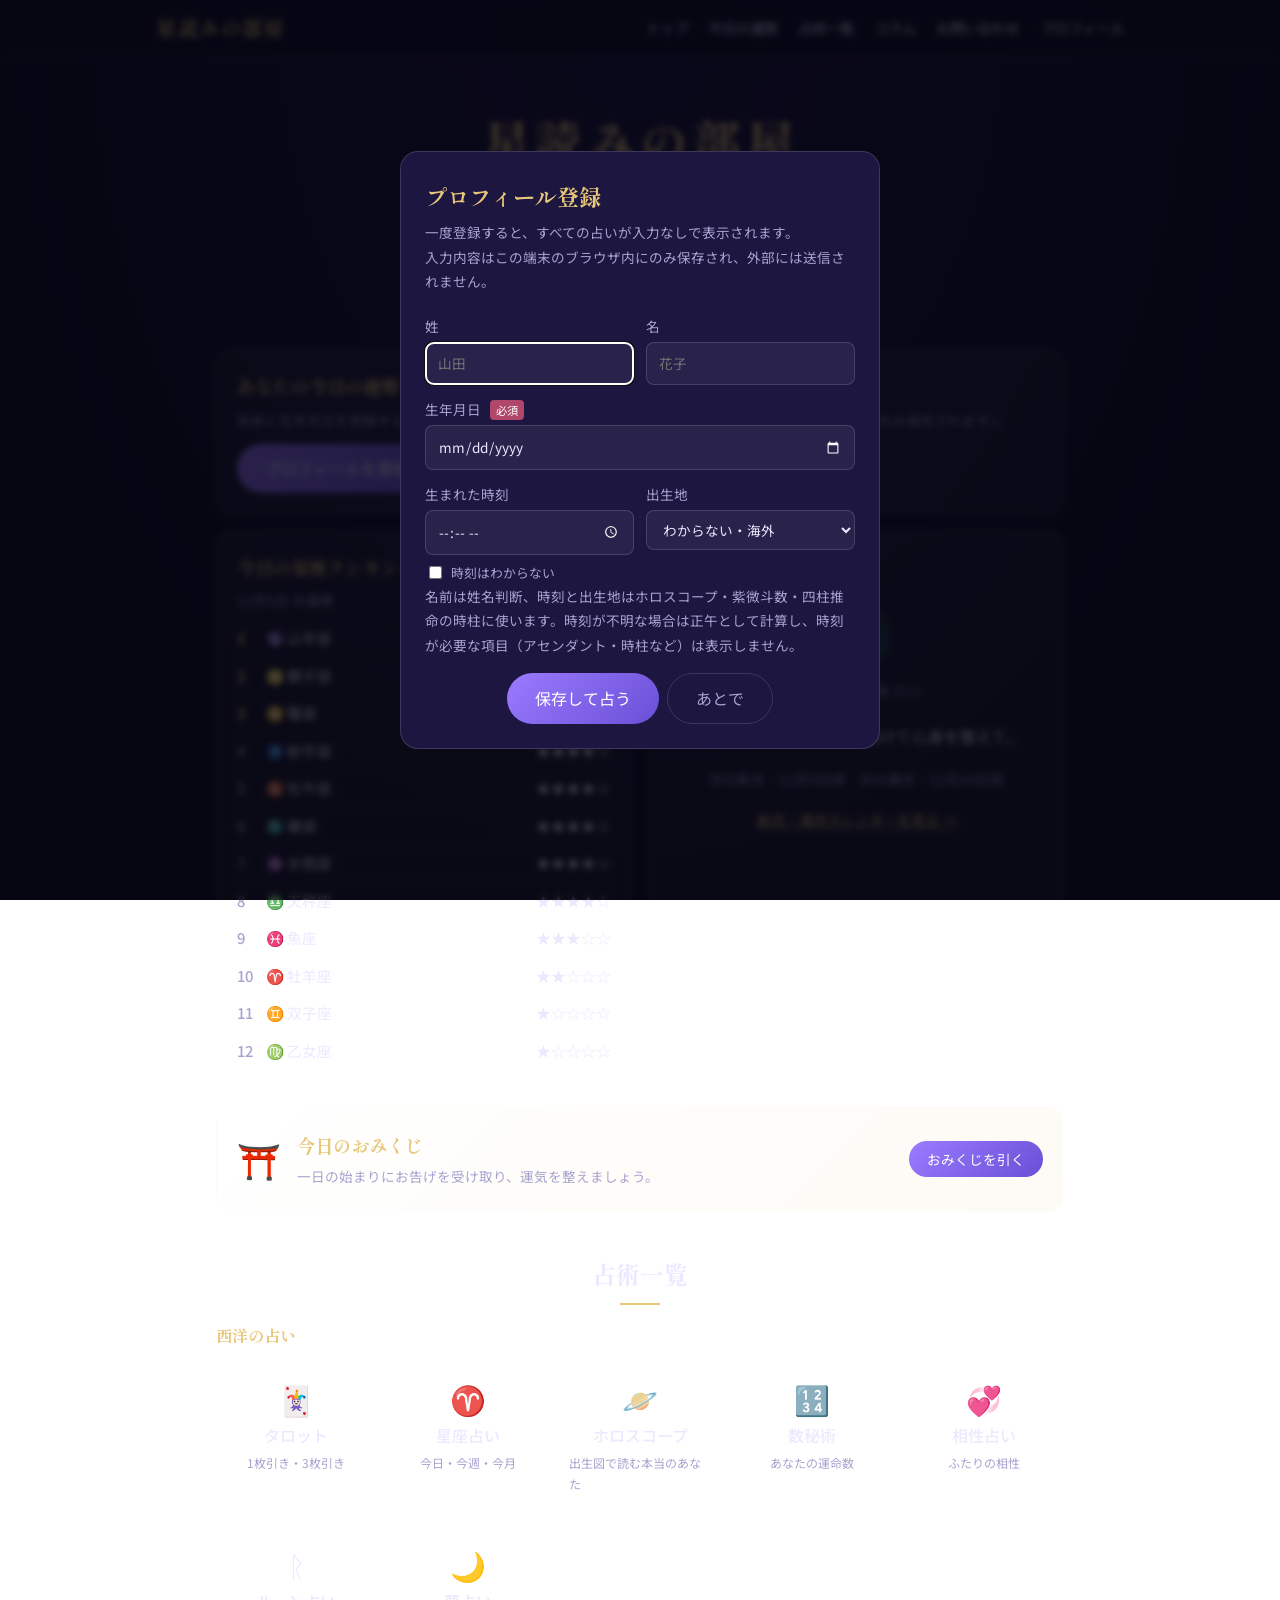
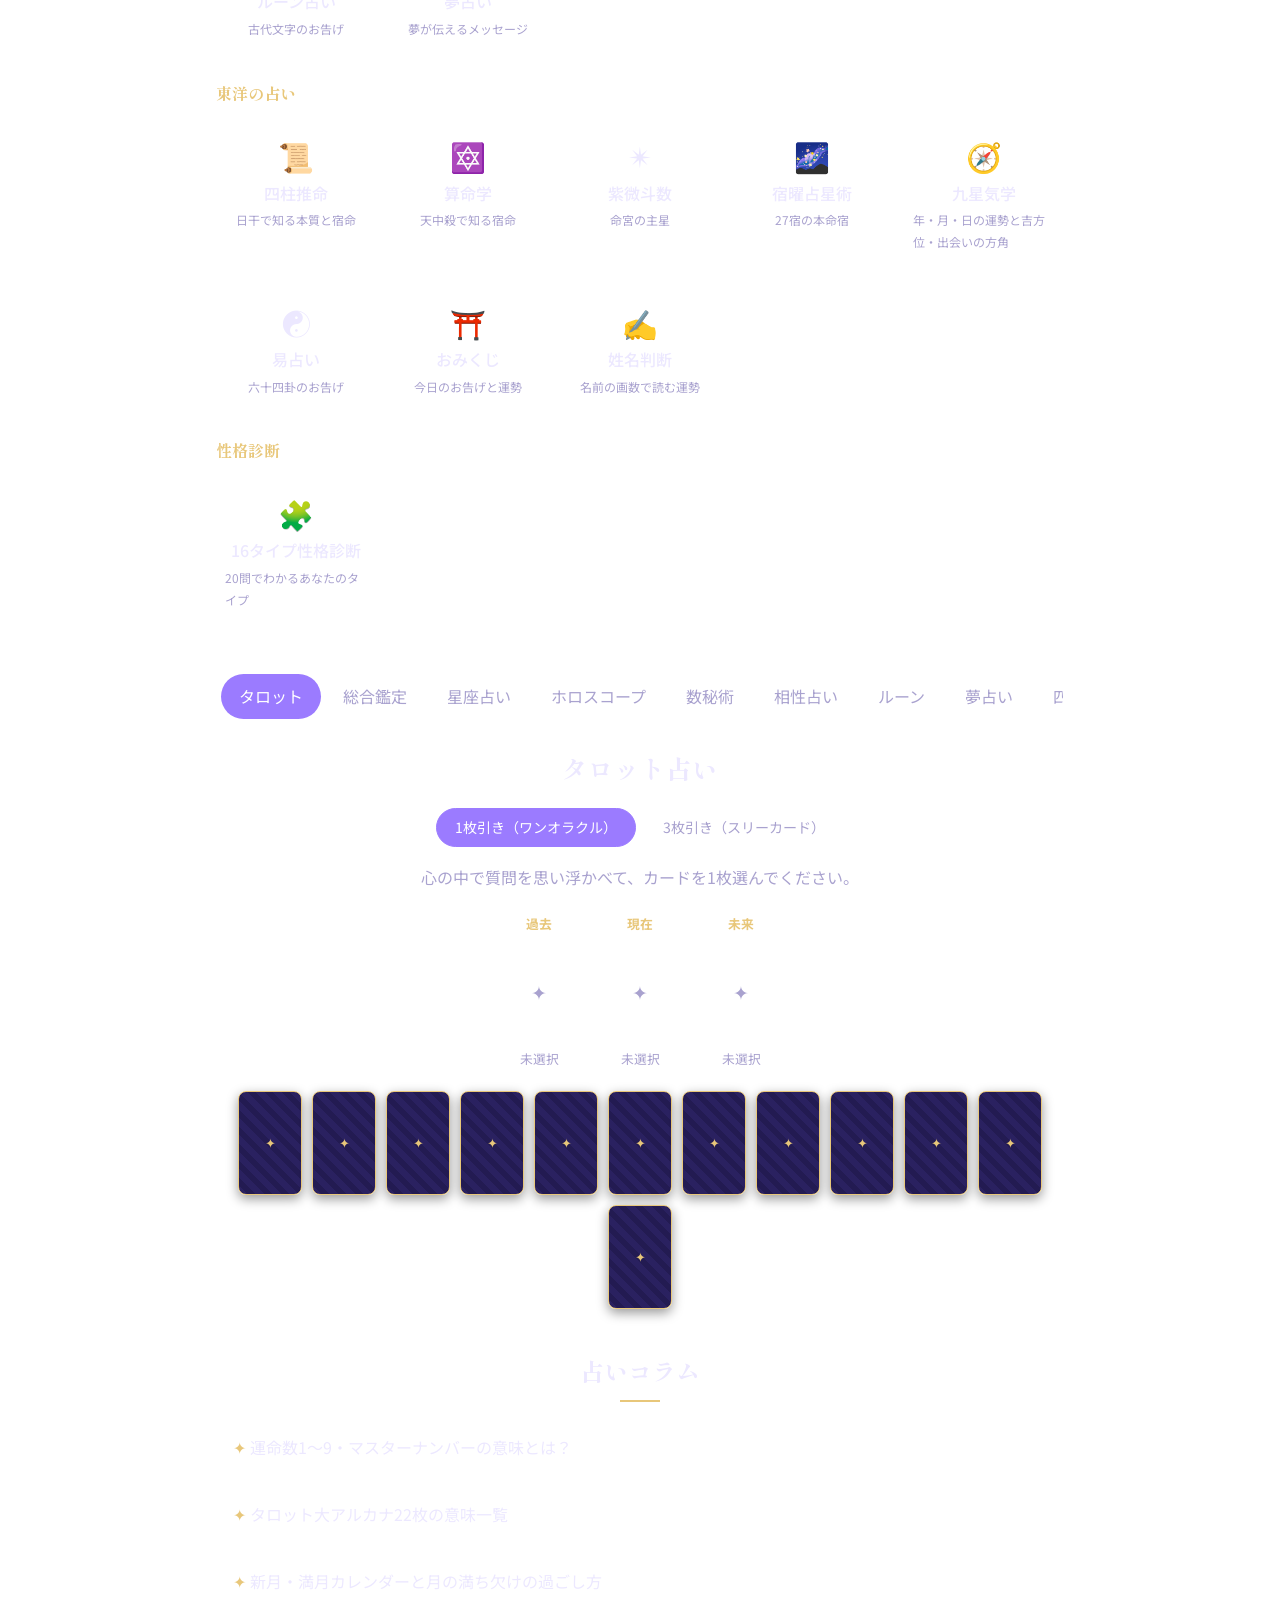
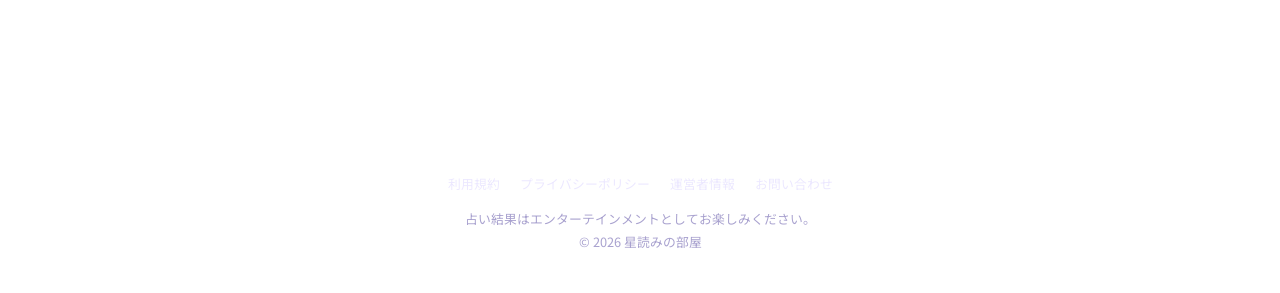
<file: index.html>
<!doctype html>
<html lang="ja">
<head>
  <meta charset="utf-8">
  <meta name="viewport" content="width=device-width, initial-scale=1">
  <title>星読みの部屋｜無料のタロット・星座占い・ホロスコープ・四柱推命・姓名判断</title>
  <meta name="description" content="タロット（1枚・3枚引き）、星座占い、ホロスコープ、数秘術、四柱推命、算命学、紫微斗数、宿曜、易、姓名判断、おみくじ、相性占い、ルーン、九星気学、夢占い、16タイプ性格診断が無料で楽しめる総合占いサイト。">
  <meta property="og:title" content="星読みの部屋｜無料の総合占いサイト">
  <meta property="og:description" content="タロット・星座占い・数秘術・四柱推命・おみくじ・相性占い・ルーン・九星気学・夢占い">
  <meta property="og:type" content="website">
  <link rel="preconnect" href="https://fonts.googleapis.com">
  <link href="https://fonts.googleapis.com/css2?family=Shippori+Mincho:wght@400;700&family=Noto+Sans+JP:wght@400;500&display=swap" rel="stylesheet">
  <link rel="stylesheet" href="/style.css">
</head>
<body>
  <div class="stars" aria-hidden="true"></div>
  <header id="site-header"></header>

  <div class="hero">
    <h1>星読みの部屋</h1>
    <p class="tagline">タロット・星座・数秘術で、今日のあなたを読み解く</p>
  </div>

  <main>
    <!-- 今日の運勢 -->
    <section id="today" class="section">
      <h2 class="section-title">今日の運勢</h2>

      <div class="card my-box" id="my-box"></div>

      <div class="grid-2">
        <div class="card">
          <h3 class="card-title">今日の星座ランキング</h3>
          <p class="sub" id="ranking-date"></p>
          <ol class="ranking" id="ranking"></ol>
        </div>
        <div class="card moon-card" id="moon-card"></div>
      </div>

      <div class="card today-omikuji-banner">
        <div class="omikuji-banner-inner">
          <span class="omikuji-banner-icon">⛩️</span>
          <div class="omikuji-banner-text">
            <h3 class="card-title">今日のおみくじ</h3>
            <p class="sub">一日の始まりにお告げを受け取り、運気を整えましょう。</p>
          </div>
          <a class="btn small" href="#omikuji">おみくじを引く</a>
        </div>
      </div>
    </section>

    <!-- 占術一覧 -->
    <section id="menu" class="section">
      <h2 class="section-title">占術一覧</h2>
      <h3 class="menu-group">西洋の占い</h3>
      <div class="menu-grid">
        <a class="menu-item" href="#tarot"><span>🃏</span>タロット<small>1枚引き・3枚引き</small></a>
        <a class="menu-item" href="#zodiac"><span>♈</span>星座占い<small>今日・今週・今月</small></a>
        <a class="menu-item" href="#horoscope"><span>🪐</span>ホロスコープ<small>出生図で読む本当のあなた</small></a>
        <a class="menu-item" href="#numerology"><span>🔢</span>数秘術<small>あなたの運命数</small></a>
        <a class="menu-item" href="#compat"><span>💞</span>相性占い<small>ふたりの相性</small></a>
        <a class="menu-item" href="#rune"><span>ᚱ</span>ルーン占い<small>古代文字のお告げ</small></a>
        <a class="menu-item" href="#dream"><span>🌙</span>夢占い<small>夢が伝えるメッセージ</small></a>
      </div>
      <h3 class="menu-group">東洋の占い</h3>
      <div class="menu-grid">
        <a class="menu-item" href="#shichu"><span>📜</span>四柱推命<small>日干で知る本質と宿命</small></a>
        <a class="menu-item" href="#sanmei"><span>🔯</span>算命学<small>天中殺で知る宿命</small></a>
        <a class="menu-item" href="#shibi"><span>✴</span>紫微斗数<small>命宮の主星</small></a>
        <a class="menu-item" href="#sukuyo"><span>🌌</span>宿曜占星術<small>27宿の本命宿</small></a>
        <a class="menu-item" href="#kyusei"><span>🧭</span>九星気学<small>年・月・日の運勢と吉方位・出会いの方角</small></a>
        <a class="menu-item" href="#eki"><span>☯</span>易占い<small>六十四卦のお告げ</small></a>
        <a class="menu-item" href="#omikuji"><span>⛩️</span>おみくじ<small>今日のお告げと運勢</small></a>
        <a class="menu-item" href="#seimei"><span>✍</span>姓名判断<small>名前の画数で読む運勢</small></a>
      </div>
      <h3 class="menu-group">性格診断</h3>
      <div class="menu-grid">
        <a class="menu-item" href="#type16"><span>🧩</span>16タイプ性格診断<small>20問でわかるあなたのタイプ</small></a>
      </div>
    </section>

    <!-- 各占い -->
    <section id="tools" class="section">
      <nav class="tabs" role="tablist">
        <button class="tab active" data-tab="tarot" role="tab">タロット</button>
        <button class="tab" data-tab="sogo" role="tab">総合鑑定</button>
        <button class="tab" data-tab="zodiac" role="tab">星座占い</button>
        <button class="tab" data-tab="horoscope" role="tab">ホロスコープ</button>
        <button class="tab" data-tab="numerology" role="tab">数秘術</button>
        <button class="tab" data-tab="compat" role="tab">相性占い</button>
        <button class="tab" data-tab="rune" role="tab">ルーン</button>
        <button class="tab" data-tab="dream" role="tab">夢占い</button>
        <button class="tab" data-tab="shichu" role="tab">四柱推命</button>
        <button class="tab" data-tab="sanmei" role="tab">算命学</button>
        <button class="tab" data-tab="shibi" role="tab">紫微斗数</button>
        <button class="tab" data-tab="sukuyo" role="tab">宿曜</button>
        <button class="tab" data-tab="kyusei" role="tab">九星気学</button>
        <button class="tab" data-tab="eki" role="tab">易</button>
        <button class="tab" data-tab="omikuji" role="tab">おみくじ</button>
        <button class="tab" data-tab="seimei" role="tab">姓名判断</button>
        <button class="tab" data-tab="type16" role="tab">16タイプ診断</button>
      </nav>

      <!-- タロット -->
      <div id="tarot" class="panel active">
        <h2>タロット占い</h2>
        <div class="tarot-mode-select">
          <button type="button" class="tarot-mode-btn active" data-mode="single">1枚引き（ワンオラクル）</button>
          <button type="button" class="tarot-mode-btn" data-mode="spread">3枚引き（スリーカード）</button>
        </div>
        <p class="lead" id="tarot-lead">心の中で質問を思い浮かべて、カードを1枚選んでください。</p>
        <div id="tarot-spread-slots" class="spread-slots" hidden>
          <div class="spread-slot" data-slot="0">
            <span class="slot-tag">過去</span>
            <div class="slot-box" id="slot-0"><span class="slot-icon">✦</span></div>
            <p class="slot-name" id="slot-name-0">未選択</p>
          </div>
          <div class="spread-slot" data-slot="1">
            <span class="slot-tag">現在</span>
            <div class="slot-box" id="slot-1"><span class="slot-icon">✦</span></div>
            <p class="slot-name" id="slot-name-1">未選択</p>
          </div>
          <div class="spread-slot" data-slot="2">
            <span class="slot-tag">未来</span>
            <div class="slot-box" id="slot-2"><span class="slot-icon">✦</span></div>
            <p class="slot-name" id="slot-name-2">未選択</p>
          </div>
        </div>
        <div class="deck" id="deck"></div>
        <div class="result" id="tarot-result" hidden></div>
        <button class="btn ghost" id="tarot-reset" hidden>もう一度占う</button>
      </div>

      <!-- おみくじ -->
      <div id="omikuji" class="panel">
        <h2>星読み神社のおみくじ</h2>
        <p class="lead">心を静めて、今日一日の運気とお告げを受け取りましょう。</p>
        <div class="omikuji-stage">
          <div class="omikuji-cylinder-wrap" id="omikuji-cylinder-wrap">
            <div class="omikuji-box" id="omikuji-box">
              <span class="omikuji-box-txt">御神籤</span>
            </div>
            <div class="omikuji-stick-disp" id="omikuji-stick-disp" hidden></div>
          </div>
          <button class="btn" id="omikuji-draw">おみくじを振る</button>
        </div>
        <div class="result omikuji-result" id="omikuji-result" hidden></div>
        <button class="btn ghost" id="omikuji-reset" hidden>もう一度引く</button>
      </div>

      <!-- 四柱推命 -->
      <div id="shichu" class="panel">
        <h2>四柱推命 ― 日干占い</h2>
        <p class="lead">生年月日から、あなたの本質や宿命を表す「日干（にっかん）」を導きます。</p>
        <form class="form" id="shichu-form">
          <label>生年月日 <input type="date" class="birth-input" id="shichu-birth" required></label>
          <label>生まれた時刻（任意） <input type="time" id="shichu-time"></label>
          <button class="btn" type="submit">占う</button>
        </form>
        <div class="result" id="shichu-result" hidden></div>
      </div>

      <!-- 星座占い -->
      <div id="zodiac" class="panel">
        <h2>星座占い</h2>
        <p class="lead">誕生日と期間を選んで占います。</p>
        <form class="form" id="zodiac-form">
          <label>誕生日 <input type="date" class="birth-input" id="zodiac-birth" required></label>
          <label>期間
            <select id="zodiac-period">
              <option value="day">今日</option>
              <option value="week">今週</option>
              <option value="month">今月</option>
            </select>
          </label>
          <button class="btn" type="submit">占う</button>
        </form>
        <div class="result" id="zodiac-result" hidden></div>
      </div>

      <!-- 数秘術 -->
      <div id="numerology" class="panel">
        <h2>数秘術 ― 運命数</h2>
        <p class="lead">生年月日から、あなたの本質を表す「運命数」を導きます。</p>
        <form class="form" id="num-form">
          <label>生年月日 <input type="date" class="birth-input" id="num-birth" required></label>
          <button class="btn" type="submit">占う</button>
        </form>
        <div class="result" id="num-result" hidden></div>
      </div>

      <!-- 相性占い -->
      <div id="compat" class="panel">
        <h2>相性占い</h2>
        <p class="lead">ふたりの生年月日から、星座と数秘術で相性を占います。</p>
        <form class="form" id="compat-form">
          <label>あなた <input type="date" class="birth-input" id="compat-a" required></label>
          <label>お相手 <input type="date" id="compat-b" required></label>
          <button class="btn" type="submit">占う</button>
        </form>
        <div class="result" id="compat-result" hidden></div>

        <h3 class="sub-title">相性のいい生年月日を探す</h3>
        <p class="lead">あなたの生年月日から、相性の良い誕生日をランキングで探します。お相手の生まれ年を空欄にすると、あなたの生まれ年の前後10年から探します。</p>
        <form class="form" id="match-form">
          <label>あなた <input type="date" class="birth-input" id="match-birth" required></label>
          <label>お相手の生まれ年（任意） <input type="number" id="match-year" min="1900" max="2100" placeholder="空欄なら前後10年"></label>
          <button class="btn" type="submit">探す</button>
        </form>
        <div class="result" id="match-result" hidden></div>
      </div>

      <!-- ルーン -->
      <div id="rune" class="panel">
        <h2>ルーン占い</h2>
        <p class="lead">古代北欧の文字「ルーン」から、今のあなたへのメッセージを受け取ります。</p>
        <div class="rune-btns">
          <button class="btn" id="rune-draw">1つ引く（今のメッセージ）</button>
          <button class="btn" id="rune-draw3">3つ引く（過去・現在・未来）</button>
        </div>
        <div class="result" id="rune-result" hidden></div>
      </div>

      <!-- 九星気学 -->
      <div id="kyusei" class="panel">
        <h2>九星気学</h2>
        <p class="lead">本命星・月命星と、今年・今月・今日の運勢と吉方位、出会いに良い方角を占います。</p>
        <form class="form" id="kyusei-form">
          <label>生年月日 <input type="date" class="birth-input" id="kyusei-birth" required></label>
          <button class="btn" type="submit">占う</button>
        </form>
        <div class="result" id="kyusei-result" hidden></div>
      </div>

      <!-- 夢占い -->
      <div id="dream" class="panel">
        <h2>夢占い</h2>
        <p class="lead">夢に出てきたものをキーワードで入力してください。（例：蛇、空を飛ぶ、歯）</p>
        <form class="form" id="dream-form">
          <label>キーワード <input type="text" id="dream-word" required placeholder="例：蛇"></label>
          <button class="btn" type="submit">調べる</button>
        </form>
        <details class="dream-index-wrap"><summary>キーワード一覧から選ぶ（68項目）</summary><div class="dream-index" id="dream-index"></div></details>
        <div class="result" id="dream-result" hidden></div>
      </div>

      <!-- 算命学 -->
      <div id="sanmei" class="panel">
        <h2>算命学 ― 天中殺</h2>
        <p class="lead">生年月日から、あなたの宿命を表す「天中殺」のタイプと、注意すべき年を導きます。</p>
        <form class="form" id="sanmei-form">
          <label>生年月日 <input type="date" class="birth-input" id="sanmei-birth" required></label>
          <button class="btn" type="submit">占う</button>
        </form>
        <div class="result" id="sanmei-result" hidden></div>
      </div>

      <!-- 紫微斗数 -->
      <div id="shibi" class="panel">
        <h2>紫微斗数</h2>
        <p class="lead">生年月日と生まれた時刻から命盤をつくり、あなたの命宮に輝く主星を読み解きます。</p>
        <form class="form" id="shibi-form">
          <label>生年月日 <input type="date" class="birth-input" id="shibi-birth" required></label>
          <label>生まれた時刻 <input type="time" id="shibi-time" required></label>
          <button class="btn" type="submit">占う</button>
        </form>
        <p class="sub">時刻が分からない場合は 12:00 で占えますが、結果の精度は下がります。</p>
        <div class="result" id="shibi-result" hidden></div>
      </div>

      <!-- 宿曜占星術 -->
      <div id="sukuyo" class="panel">
        <h2>宿曜占星術</h2>
        <p class="lead">生まれた日の月の位置から、27の宿のうちあなたの「本命宿」を導きます。</p>
        <form class="form" id="sukuyo-form">
          <label>生年月日 <input type="date" class="birth-input" id="sukuyo-birth" required></label>
          <button class="btn" type="submit">占う</button>
        </form>
        <div class="result" id="sukuyo-result" hidden></div>
      </div>

      <!-- 易 -->
      <div id="eki" class="panel">
        <h2>易占い ― 六十四卦</h2>
        <p class="lead">占いたいことを一つ心に決めてから、ボタンを押してください。3枚のコインを6回投げて卦を立てます。</p>
        <button class="btn" id="eki-draw">卦を立てる</button>
        <div class="result" id="eki-result" hidden></div>
      </div>

      <!-- 姓名判断 -->
      <div id="seimei" class="panel">
        <h2>姓名判断</h2>
        <p class="lead">姓と名を入力すると、画数から5つの運格を判定します。</p>
        <form class="form" id="seimei-form">
          <label>姓 <input type="text" id="seimei-sei" required placeholder="山田" maxlength="6"></label>
          <label>名 <input type="text" id="seimei-mei" required placeholder="太郎" maxlength="6"></label>
          <button class="btn" type="submit">占う</button>
        </form>
        <div class="result" id="seimei-result" hidden></div>
      </div>
      <!-- 総合鑑定 -->
      <div id="sogo" class="panel">
        <h2>総合鑑定</h2>
        <p class="lead">星座・ホロスコープ・数秘術・九星気学・四柱推命・算命学・16タイプ診断の結果を突き合わせ、複数の占いが共通して示すあなたの性質と、今年の流れを読み解きます。</p>
        <form class="form" id="sogo-form">
          <label>生年月日 <input type="date" class="birth-input" id="sogo-birth" required></label>
          <label>生まれた時刻（任意） <input type="time" id="sogo-time"></label>
          <button class="btn" type="submit">鑑定する</button>
        </form>
        <div class="result" id="sogo-result" hidden></div>
      </div>

      <!-- ホロスコープ -->
      <div id="horoscope" class="panel">
        <h2>ホロスコープ（出生図）</h2>
        <p class="lead">生まれた瞬間の太陽・月・惑星の位置から、あなたの本質を読み解きます。</p>
        <form class="form" id="horo-form">
          <label>生年月日 <input type="date" class="birth-input" id="horo-birth" required></label>
          <label>生まれた時刻（任意） <input type="time" id="horo-time"></label>
          <label>出生地 <select id="horo-pref"></select></label>
          <button class="btn" type="submit">チャートを作る</button>
        </form>
        <p class="sub">時刻と出生地を入れると、アセンダント（第一印象）とハウスも表示されます。</p>
        <div class="result" id="horo-result" hidden></div>
      </div>

      <!-- 16タイプ性格診断 -->
      <div id="type16" class="panel">
        <h2>16タイプ性格診断</h2>
        <p class="lead">20の質問に直感で答えてください。あなたの性格タイプを16タイプから診断します。</p>
        <form id="type-form" class="type-form">
          <div class="type-questions"></div>
          <div class="type-submit">
            <p class="sub" id="type-progress">0 / 20 問回答</p>
            <button class="btn" type="submit">診断する</button>
          </div>
        </form>
        <div class="result" id="type-result" hidden></div>
      </div>
    </section>

    <!-- コラム -->
    <section class="section">
      <h2 class="section-title">占いコラム</h2>
      <ul class="column-list">
        <li><a href="/column/numerology.html">運命数1〜9・マスターナンバーの意味とは？</a></li>
        <li><a href="/column/tarot.html">タロット大アルカナ22枚の意味一覧</a></li>
        <li><a href="/column/moon.html">新月・満月カレンダーと月の満ち欠けの過ごし方</a></li>
      </ul>
    </section>
  </main>

  <footer id="site-footer"></footer>

  <script src="/data.js"></script>
  <script src="/data-detail.js"></script>
  <script src="/koyomi.js"></script>
  <script src="/common.js"></script>
  <script src="/app.js"></script>
  <script src="/kanji-strokes.js"></script>
  <script src="/eastern.js"></script>
  <script src="/places.js"></script>
  <script src="/kyusei.js"></script>
  <script src="/astro.js"></script>
  <script src="/mbti-art.js"></script>
  <script src="/mbti.js"></script>
  <script src="/sogo.js"></script>
  <script src="/profile.js"></script>
</body>
</html>
</file>
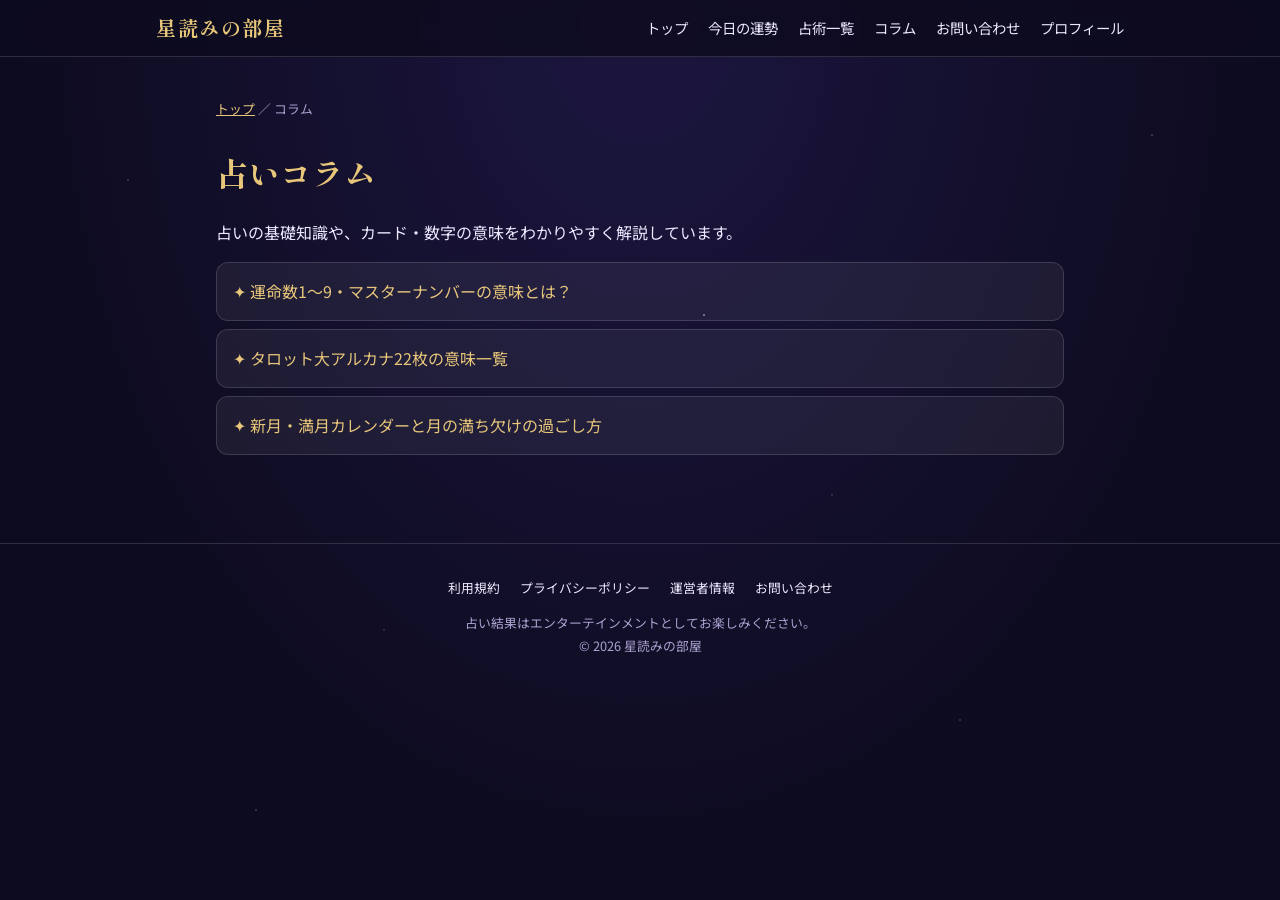
<file: column/index.html>
<!doctype html>
<html lang="ja">
<head>
  <meta charset="utf-8">
  <meta name="viewport" content="width=device-width, initial-scale=1">
  <title>占いコラム｜星読みの部屋</title>
  <meta name="description" content="数秘術・タロット・月の満ち欠けなど、占いをもっと楽しむための解説コラム。">
  <link rel="preconnect" href="https://fonts.googleapis.com">
  <link href="https://fonts.googleapis.com/css2?family=Shippori+Mincho:wght@400;700&family=Noto+Sans+JP:wght@400;500&display=swap" rel="stylesheet">
  <link rel="stylesheet" href="/style.css">
</head>
<body>
  <div class="stars" aria-hidden="true"></div>
  <header id="site-header"></header>
  <main class="article">
    <p class="breadcrumb"><a href="/">トップ</a> ／ コラム</p>
    <h1>占いコラム</h1>
    <p>占いの基礎知識や、カード・数字の意味をわかりやすく解説しています。</p>
    <ul class="column-list">
      <li><a href="/column/numerology.html">運命数1〜9・マスターナンバーの意味とは？</a></li>
      <li><a href="/column/tarot.html">タロット大アルカナ22枚の意味一覧</a></li>
      <li><a href="/column/moon.html">新月・満月カレンダーと月の満ち欠けの過ごし方</a></li>
    </ul>
  </main>
  <footer id="site-footer"></footer>
  <script src="/data.js"></script>
  <script src="/common.js"></script>
</body>
</html>
</file>
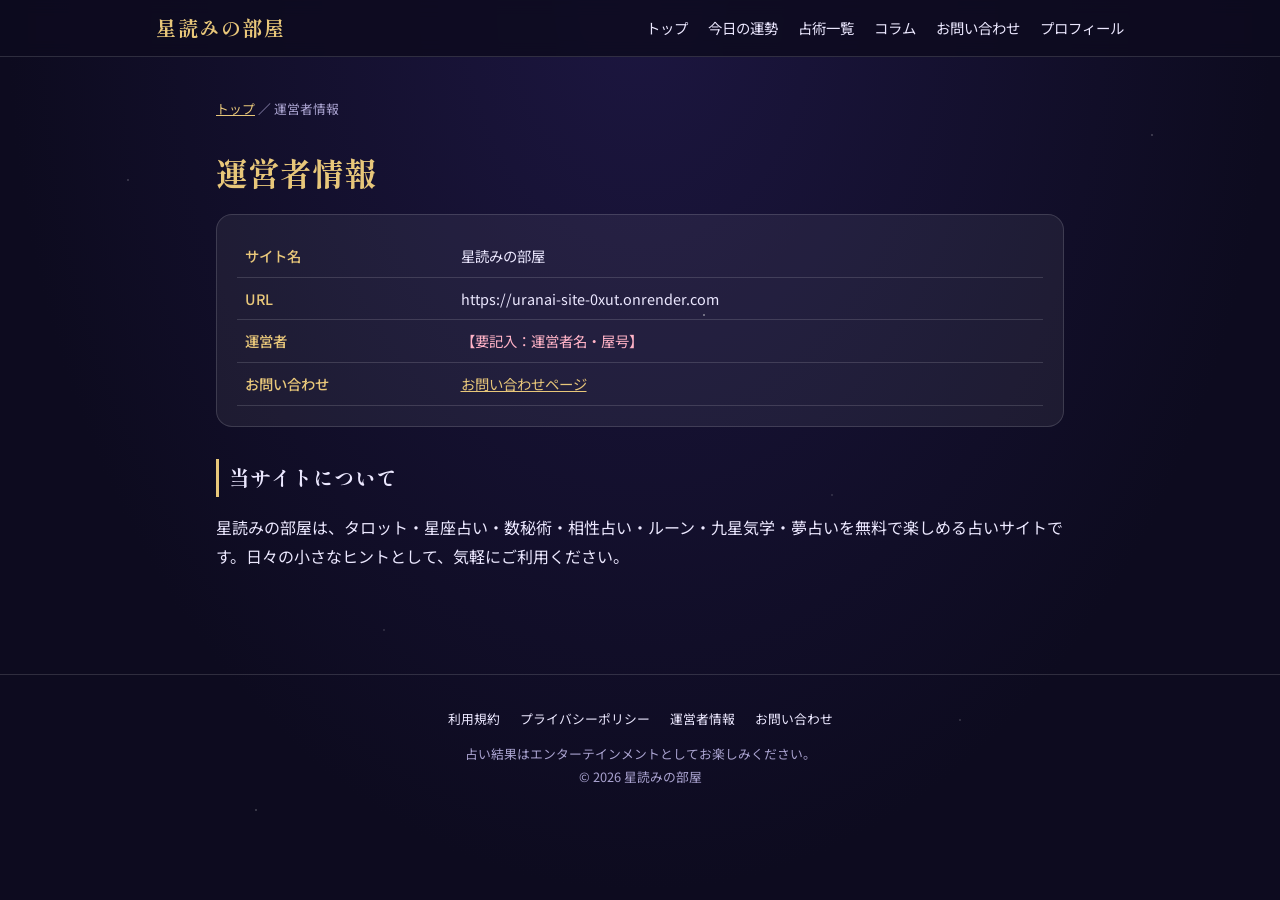
<file: about.html>
<!doctype html>
<html lang="ja">
<head>
  <meta charset="utf-8">
  <meta name="viewport" content="width=device-width, initial-scale=1">
  <title>運営者情報｜星読みの部屋</title>
  <meta name="description" content="星読みの部屋の運営者情報です。">
  <link rel="preconnect" href="https://fonts.googleapis.com">
  <link href="https://fonts.googleapis.com/css2?family=Shippori+Mincho:wght@400;700&family=Noto+Sans+JP:wght@400;500&display=swap" rel="stylesheet">
  <link rel="stylesheet" href="/style.css">
</head>
<body>
  <div class="stars" aria-hidden="true"></div>
  <header id="site-header"></header>
  <main class="article">
    <p class="breadcrumb"><a href="/">トップ</a> ／ 運営者情報</p>
    <h1>運営者情報</h1>
    <div class="card">
      <table>
        <tr><th>サイト名</th><td>星読みの部屋</td></tr>
        <tr><th>URL</th><td>https://uranai-site-0xut.onrender.com</td></tr>
        <tr><th>運営者</th><td><span class="todo">【要記入：運営者名・屋号】</span></td></tr>
        <tr><th>お問い合わせ</th><td><a href="/contact.html">お問い合わせページ</a></td></tr>
      </table>
    </div>
    <h2>当サイトについて</h2>
    <p>星読みの部屋は、タロット・星座占い・数秘術・相性占い・ルーン・九星気学・夢占いを無料で楽しめる占いサイトです。日々の小さなヒントとして、気軽にご利用ください。</p>
  </main>
  <footer id="site-footer"></footer>
  <script src="/data.js"></script>
  <script src="/common.js"></script>
</body>
</html>
</file>
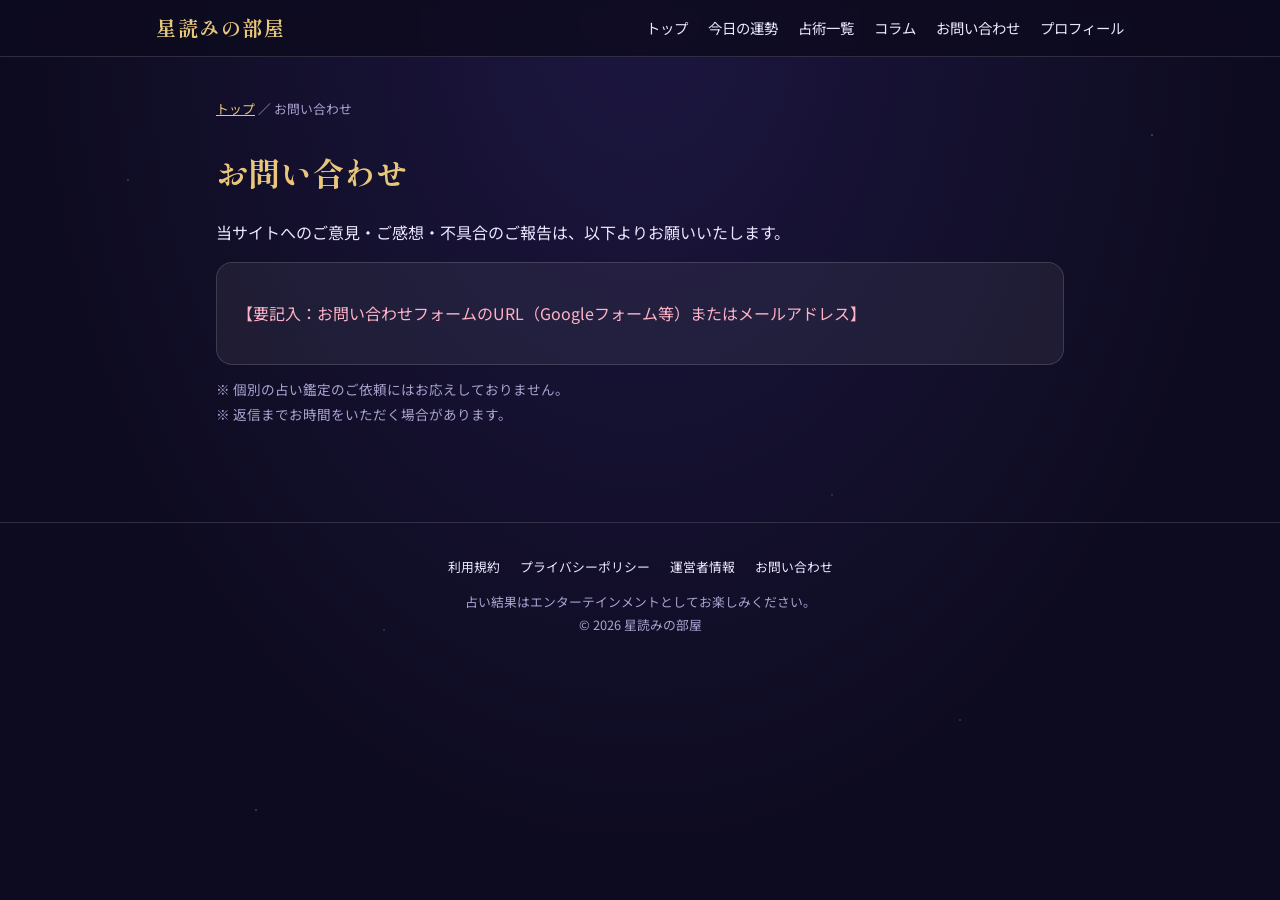
<file: contact.html>
<!doctype html>
<html lang="ja">
<head>
  <meta charset="utf-8">
  <meta name="viewport" content="width=device-width, initial-scale=1">
  <title>お問い合わせ｜星読みの部屋</title>
  <meta name="description" content="星読みの部屋へのお問い合わせ。">
  <link rel="preconnect" href="https://fonts.googleapis.com">
  <link href="https://fonts.googleapis.com/css2?family=Shippori+Mincho:wght@400;700&family=Noto+Sans+JP:wght@400;500&display=swap" rel="stylesheet">
  <link rel="stylesheet" href="/style.css">
</head>
<body>
  <div class="stars" aria-hidden="true"></div>
  <header id="site-header"></header>
  <main class="article">
    <p class="breadcrumb"><a href="/">トップ</a> ／ お問い合わせ</p>
    <h1>お問い合わせ</h1>
    <p>当サイトへのご意見・ご感想・不具合のご報告は、以下よりお願いいたします。</p>
    <div class="card">
      <p><span class="todo">【要記入：お問い合わせフォームのURL（Googleフォーム等）またはメールアドレス】</span></p>
    </div>
    <p class="sub">※ 個別の占い鑑定のご依頼にはお応えしておりません。<br>※ 返信までお時間をいただく場合があります。</p>
  </main>
  <footer id="site-footer"></footer>
  <script src="/data.js"></script>
  <script src="/common.js"></script>
</body>
</html>
</file>
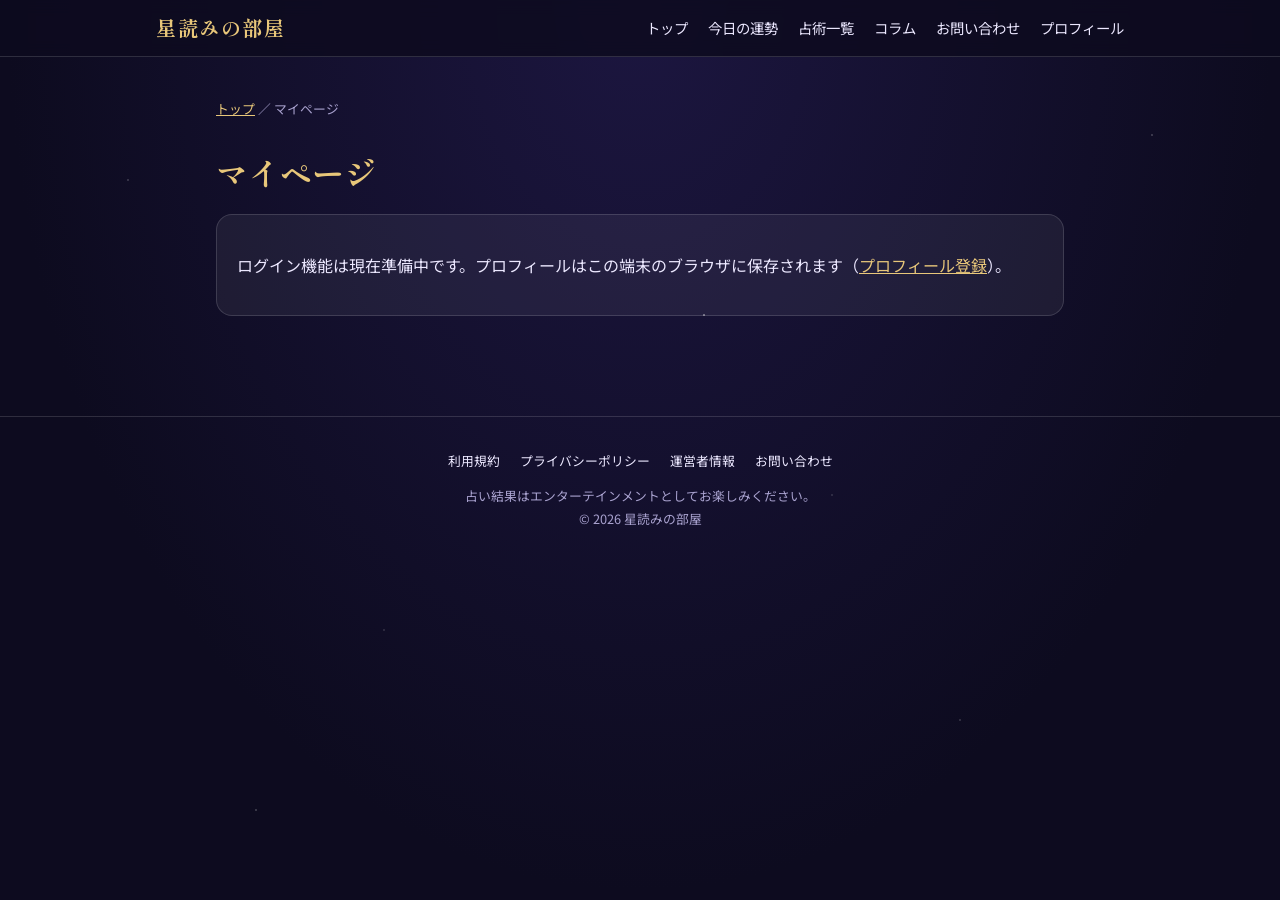
<file: mypage.html>
<!doctype html>
<html lang="ja">
<head>
  <meta charset="utf-8">
  <meta name="viewport" content="width=device-width, initial-scale=1">
  <title>マイページ｜星読みの部屋</title>
  <meta name="description" content="星読みの部屋のマイページ。プロフィールと占いの履歴を保存できます。">
  <meta name="robots" content="noindex">
  <link rel="preconnect" href="https://fonts.googleapis.com">
  <link href="https://fonts.googleapis.com/css2?family=Shippori+Mincho:wght@400;700&family=Noto+Sans+JP:wght@400;500&display=swap" rel="stylesheet">
  <link rel="stylesheet" href="/style.css">
</head>
<body>
  <div class="stars" aria-hidden="true"></div>
  <header id="site-header"></header>
  <main class="article">
    <p class="breadcrumb"><a href="/">トップ</a> ／ マイページ</p>
    <h1>マイページ</h1>
    <div id="mypage"><p class="sub">読み込み中…</p></div>
  </main>
  <footer id="site-footer"></footer>
  <script src="/data.js"></script>
  <script src="/common.js"></script>
  <script>
    const root = document.getElementById("mypage");
    const esc = (s) => String(s ?? "").replace(/[&<>"']/g, (c) => `&#${c.charCodeAt(0)};`);
    const PREF_NAMES = ["北海道","青森県","岩手県","宮城県","秋田県","山形県","福島県","茨城県","栃木県","群馬県","埼玉県","千葉県","東京都","神奈川県","新潟県","富山県","石川県","福井県","山梨県","長野県","岐阜県","静岡県","愛知県","三重県","滋賀県","京都府","大阪府","兵庫県","奈良県","和歌山県","鳥取県","島根県","岡山県","広島県","山口県","徳島県","香川県","愛媛県","高知県","福岡県","佐賀県","長崎県","熊本県","大分県","宮崎県","鹿児島県","沖縄県"];

    function renderLogin(message = "") {
      root.innerHTML = `
        <div class="card">
          <h2 class="card-title">ログイン・新規登録</h2>
          <p>Googleアカウントでログインできます。初めての方はそのまま登録されます。</p>
          <p class="sub">ログインすると、プロフィールと占いの履歴が保存され、スマホやパソコンなど別の端末でも同じ結果が見られます。</p>
          <button class="btn google-btn" id="google-login" type="button">
            <svg viewBox="0 0 48 48" width="18" height="18" aria-hidden="true"><path fill="#FFC107" d="M43.6 20.5H42V20H24v8h11.3C33.7 32.7 29.2 36 24 36c-6.6 0-12-5.4-12-12s5.4-12 12-12c3.1 0 5.8 1.2 7.9 3.1l5.7-5.7C34 6.1 29.3 4 24 4 12.9 4 4 12.9 4 24s8.9 20 20 20 20-8.9 20-20c0-1.3-.1-2.4-.4-3.5z"/><path fill="#FF3D00" d="M6.3 14.7l6.6 4.8C14.7 15.1 19 12 24 12c3.1 0 5.8 1.2 7.9 3.1l5.7-5.7C34 6.1 29.3 4 24 4 16.3 4 9.7 8.3 6.3 14.7z"/><path fill="#4CAF50" d="M24 44c5.2 0 9.9-2 13.4-5.2l-6.2-5.2C29.2 35.1 26.7 36 24 36c-5.2 0-9.6-3.3-11.3-7.9l-6.5 5C9.5 39.6 16.2 44 24 44z"/><path fill="#1976D2" d="M43.6 20.5H42V20H24v8h11.3c-.8 2.2-2.2 4.2-4.1 5.6l6.2 5.2C37 39.2 44 34 44 24c0-1.3-.1-2.4-.4-3.5z"/></svg>
            Googleでログイン
          </button>
          <p id="login-msg" class="login-msg">${message}</p>
          <details class="email-login">
            <summary>Googleアカウントをお持ちでない方（メールでログイン）</summary>
            <form class="form compact" id="login-form">
              <label>メールアドレス <input type="email" id="login-email" required autocomplete="email" placeholder="you@example.com"></label>
              <button class="btn ghost" type="submit">ログインリンクを送る</button>
            </form>
          </details>
          <p class="sub">登録すると<a href="/terms.html">利用規約</a>と<a href="/privacy.html">プライバシーポリシー</a>に同意したものとみなされます。</p>
        </div>`;
      document.getElementById("google-login").addEventListener("click", async () => {
        const { error } = await sb.auth.signInWithOAuth({ provider: "google", options: { redirectTo: location.origin + "/mypage.html" } });
        if (error) document.getElementById("login-msg").textContent = `ログインできませんでした：${error.message}`;
      });
      document.getElementById("login-form").addEventListener("submit", async (e) => {
        e.preventDefault();
        const btn = e.target.querySelector("button");
        btn.disabled = true;
        const email = document.getElementById("login-email").value.trim();
        const { error } = await sb.auth.signInWithOtp({ email, options: { emailRedirectTo: location.origin + "/mypage.html" } });
        btn.disabled = false;
        document.getElementById("login-msg").textContent = error
          ? `送信できませんでした：${error.message}`
          : `${email} にログイン用のリンクを送りました。メールを開いてリンクを押してください。`;
      });
    }

    async function renderMypage(user) {
      const p = loadProfile();
      const { data: history, error } = await sb.from("fortune_history")
        .select("kind, title, created_at").order("created_at", { ascending: false }).limit(50);
      const fmt = (iso) => new Date(iso).toLocaleString("ja-JP", { year: "numeric", month: "numeric", day: "numeric", hour: "2-digit", minute: "2-digit" });
      root.innerHTML = `
        <div class="card">
          <h2 class="card-title">アカウント</h2>
          <p>${esc(user.email)} でログイン中</p>
          <div class="my-actions"><button class="btn ghost small" id="logout">ログアウト</button></div>
        </div>

        <h2>プロフィール</h2>
        <div class="card">
          ${p.birth ? `
          <table>
            <tr><th>名前</th><td>${esc((p.sei || "") + " " + (p.mei || "")).trim() || "未登録"}</td></tr>
            <tr><th>生年月日</th><td>${esc(p.birth)}</td></tr>
            <tr><th>生まれた時刻</th><td>${p.time ? esc(p.time) : "不明"}</td></tr>
            <tr><th>出生地</th><td>${p.pref !== "" && p.pref != null ? esc(PREF_NAMES[p.pref]) : "不明"}</td></tr>
            <tr><th>16タイプ診断</th><td>${p.type16 ? "回答済み" : "未回答"}</td></tr>
          </table>` : `<p>プロフィールがまだ登録されていません。</p>`}
          <div class="my-actions"><a class="btn small" href="/#profile">${p.birth ? "プロフィールを編集" : "プロフィールを登録"}</a><a class="btn ghost small" href="/#today">今日の運勢を見る</a></div>
        </div>

        <h2>占いの履歴</h2>
        <div class="card">
          ${error ? `<p>履歴を読み込めませんでした。</p>` : history.length ? `
          <table class="history">
            ${history.map((h) => `<tr><td class="h-date">${fmt(h.created_at)}</td><td><span class="h-kind">${esc(KIND_LABEL[h.kind] || h.kind)}</span> ${esc(h.title)}</td></tr>`).join("")}
          </table>
          <div class="my-actions"><button class="btn ghost small" id="clear-history">履歴をすべて削除</button></div>`
          : `<p>まだ履歴はありません。占うとここに記録されます（最新50件を表示）。</p>`}
        </div>

        <h2>退会</h2>
        <div class="card">
          <p>アカウントと、保存されたプロフィール・履歴をすべて削除します。この操作は取り消せません。</p>
          <div class="my-actions"><button class="btn ghost small danger" id="delete-account">退会する</button></div>
        </div>`;

      document.getElementById("logout").addEventListener("click", async () => {
        await sb.auth.signOut();
        location.reload();
      });
      document.getElementById("clear-history")?.addEventListener("click", async () => {
        if (!confirm("占いの履歴をすべて削除しますか？")) return;
        await sb.from("fortune_history").delete().eq("user_id", user.id);
        renderMypage(user);
      });
      document.getElementById("delete-account").addEventListener("click", async () => {
        if (!confirm("退会すると、アカウントと保存したデータがすべて削除されます。よろしいですか？")) return;
        const { error } = await sb.rpc("delete_user");
        if (error) { alert("退会処理に失敗しました：" + error.message); return; }
        clearProfile();
        await sb.auth.signOut();
        alert("退会しました。ご利用ありがとうございました。");
        location.href = "/";
      });
    }

    authReady.then(async (ok) => {
      if (!ok) {
        root.innerHTML = `<div class="card"><p>ログイン機能は現在準備中です。プロフィールはこの端末のブラウザに保存されます（<a href="/#profile">プロフィール登録</a>）。</p></div>`;
        return;
      }
      const { data: { session } } = await sb.auth.getSession();
      const params = new URLSearchParams(location.hash.slice(1));
      if (session) renderMypage(session.user);
      else renderLogin(params.get("error_description") ? `ログインに失敗しました：${esc(params.get("error_description"))}` : "");
      document.addEventListener("auth-changed", (e) => { if (!e.detail.user) renderLogin(); });
      // ログイン直後はサーバーとのプロフィール同期が終わってから表示する
      document.addEventListener("profile-synced", () => { if (currentUser) renderMypage(currentUser); });
    });
  </script>
</body>
</html>
</file>
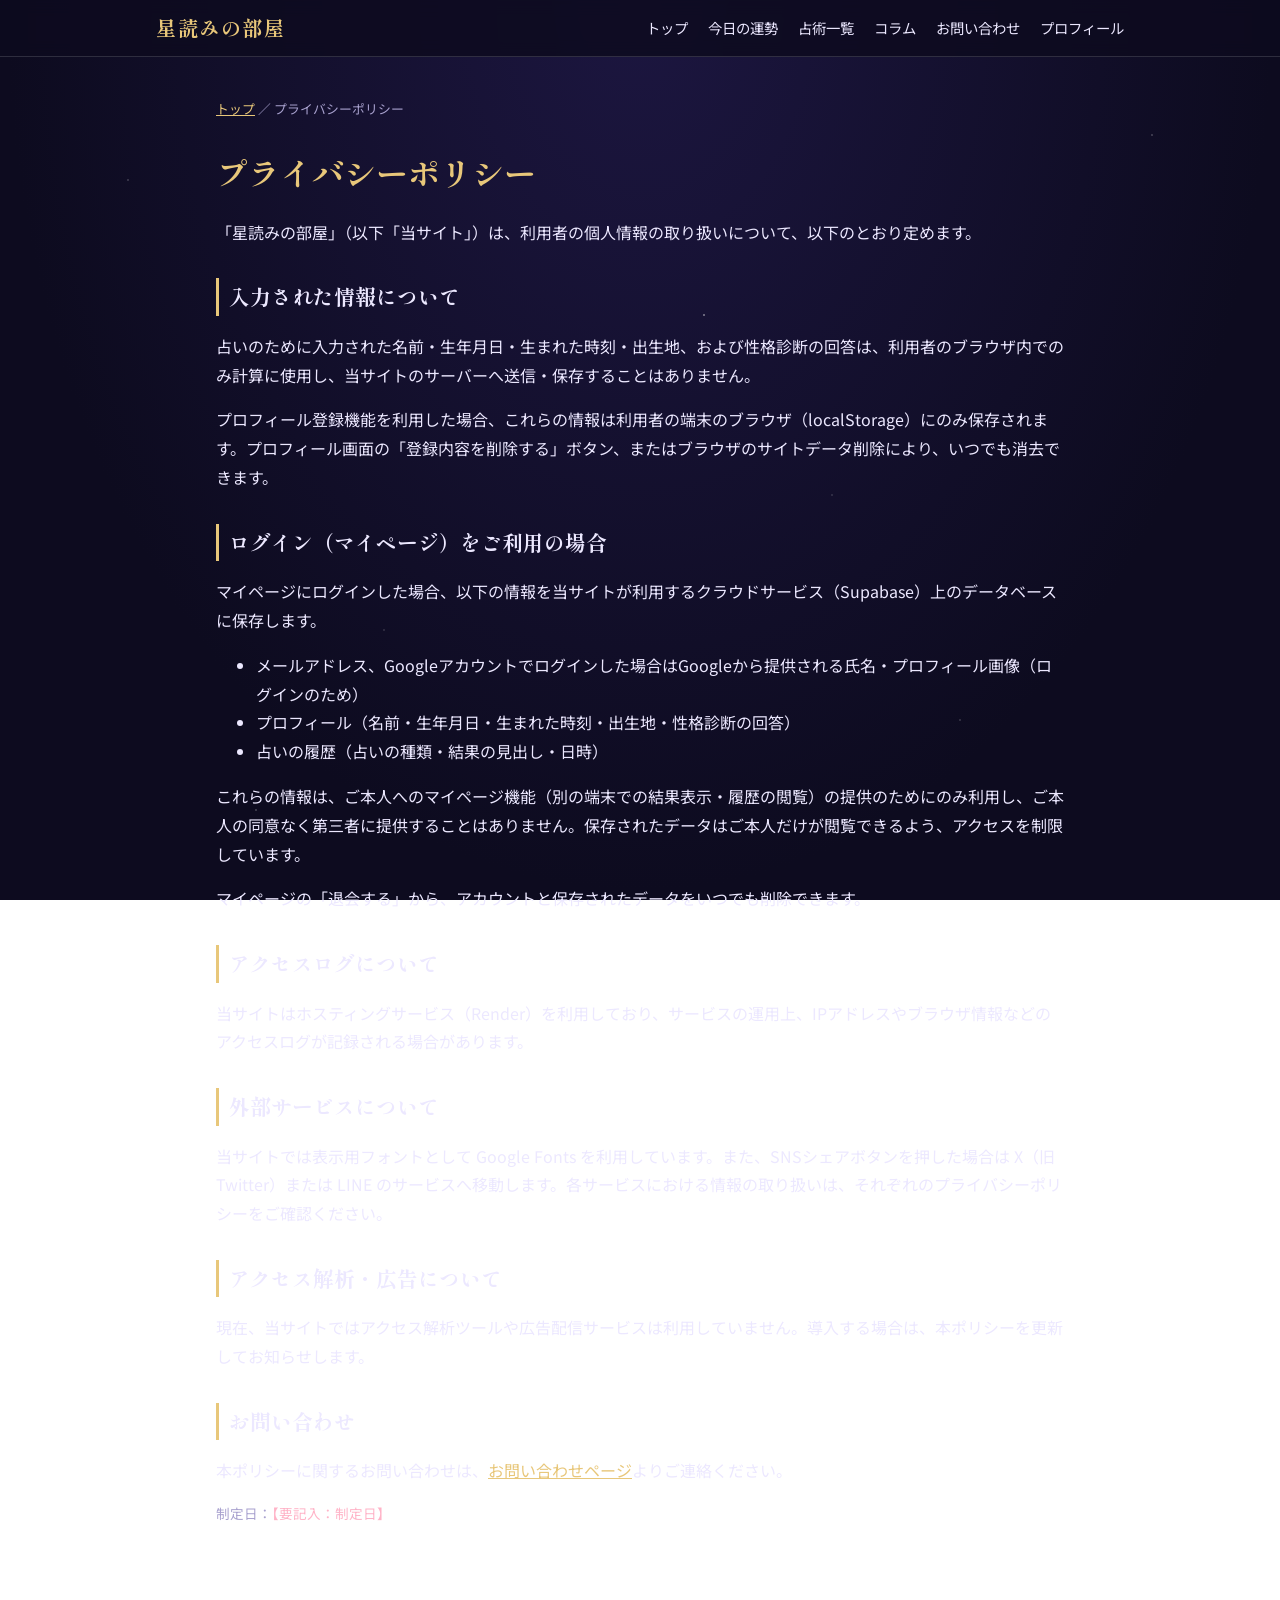
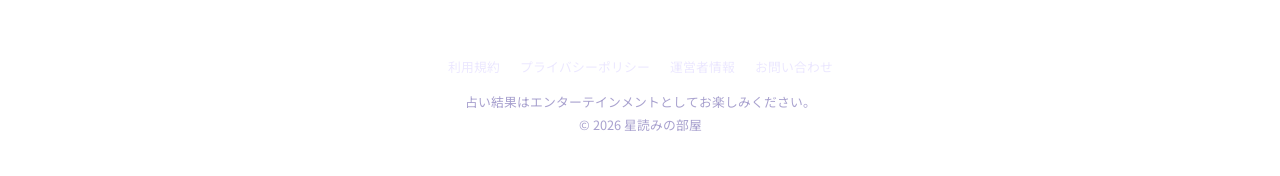
<file: privacy.html>
<!doctype html>
<html lang="ja">
<head>
  <meta charset="utf-8">
  <meta name="viewport" content="width=device-width, initial-scale=1">
  <title>プライバシーポリシー｜星読みの部屋</title>
  <meta name="description" content="星読みの部屋のプライバシーポリシーです。">
  <link rel="preconnect" href="https://fonts.googleapis.com">
  <link href="https://fonts.googleapis.com/css2?family=Shippori+Mincho:wght@400;700&family=Noto+Sans+JP:wght@400;500&display=swap" rel="stylesheet">
  <link rel="stylesheet" href="/style.css">
</head>
<body>
  <div class="stars" aria-hidden="true"></div>
  <header id="site-header"></header>
  <main class="article">
    <p class="breadcrumb"><a href="/">トップ</a> ／ プライバシーポリシー</p>
    <h1>プライバシーポリシー</h1>
    <p>「星読みの部屋」（以下「当サイト」）は、利用者の個人情報の取り扱いについて、以下のとおり定めます。</p>
    <h2>入力された情報について</h2>
    <p>占いのために入力された名前・生年月日・生まれた時刻・出生地、および性格診断の回答は、利用者のブラウザ内でのみ計算に使用し、当サイトのサーバーへ送信・保存することはありません。</p>
    <p>プロフィール登録機能を利用した場合、これらの情報は利用者の端末のブラウザ（localStorage）にのみ保存されます。プロフィール画面の「登録内容を削除する」ボタン、またはブラウザのサイトデータ削除により、いつでも消去できます。</p>
    <h2>ログイン（マイページ）をご利用の場合</h2>
    <p>マイページにログインした場合、以下の情報を当サイトが利用するクラウドサービス（Supabase）上のデータベースに保存します。</p>
    <ul>
      <li>メールアドレス、Googleアカウントでログインした場合はGoogleから提供される氏名・プロフィール画像（ログインのため）</li>
      <li>プロフィール（名前・生年月日・生まれた時刻・出生地・性格診断の回答）</li>
      <li>占いの履歴（占いの種類・結果の見出し・日時）</li>
    </ul>
    <p>これらの情報は、ご本人へのマイページ機能（別の端末での結果表示・履歴の閲覧）の提供のためにのみ利用し、ご本人の同意なく第三者に提供することはありません。保存されたデータはご本人だけが閲覧できるよう、アクセスを制限しています。</p>
    <p>マイページの「退会する」から、アカウントと保存されたデータをいつでも削除できます。</p>
    <h2>アクセスログについて</h2>
    <p>当サイトはホスティングサービス（Render）を利用しており、サービスの運用上、IPアドレスやブラウザ情報などのアクセスログが記録される場合があります。</p>
    <h2>外部サービスについて</h2>
    <p>当サイトでは表示用フォントとして Google Fonts を利用しています。また、SNSシェアボタンを押した場合は X（旧Twitter）または LINE のサービスへ移動します。各サービスにおける情報の取り扱いは、それぞれのプライバシーポリシーをご確認ください。</p>
    <h2>アクセス解析・広告について</h2>
    <p>現在、当サイトではアクセス解析ツールや広告配信サービスは利用していません。導入する場合は、本ポリシーを更新してお知らせします。</p>
    <h2>お問い合わせ</h2>
    <p>本ポリシーに関するお問い合わせは、<a href="/contact.html">お問い合わせページ</a>よりご連絡ください。</p>
    <p class="sub">制定日：<span class="todo">【要記入：制定日】</span></p>
  </main>
  <footer id="site-footer"></footer>
  <script src="/data.js"></script>
  <script src="/common.js"></script>
</body>
</html>
</file>
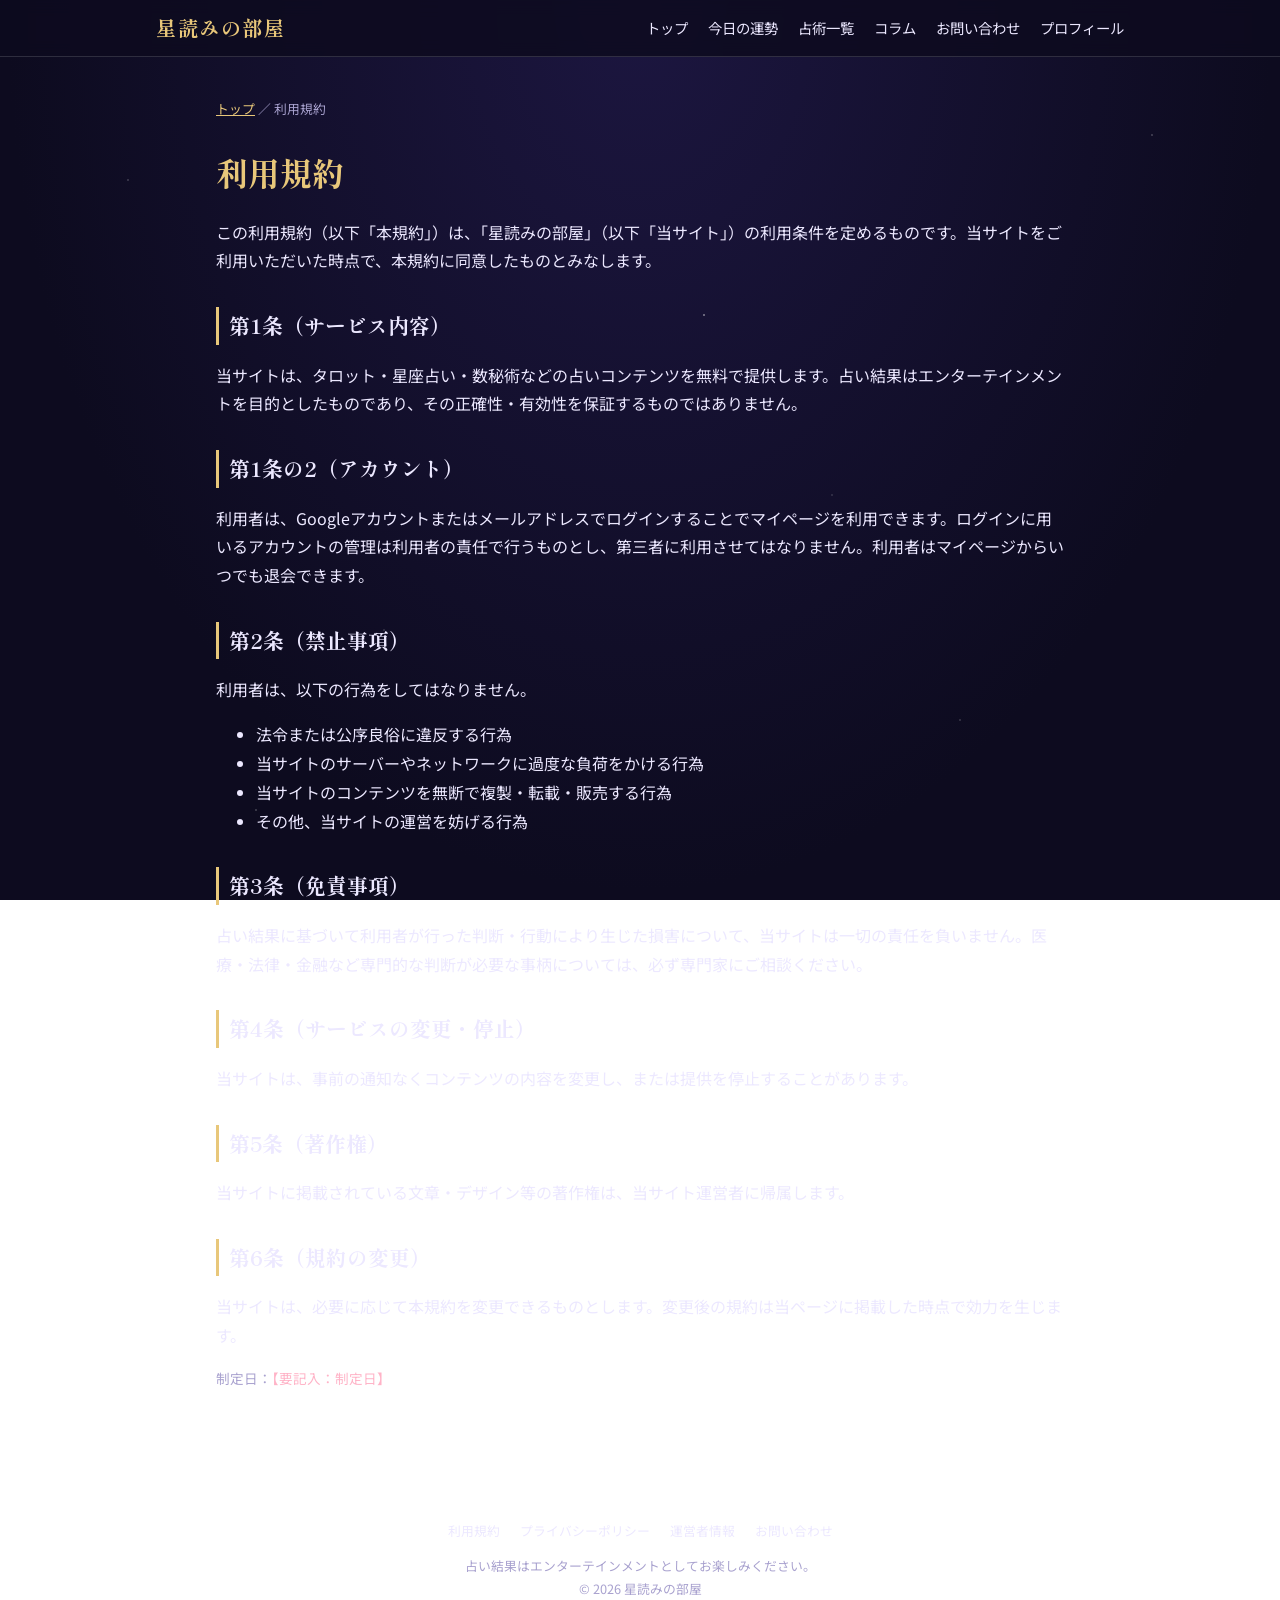
<file: terms.html>
<!doctype html>
<html lang="ja">
<head>
  <meta charset="utf-8">
  <meta name="viewport" content="width=device-width, initial-scale=1">
  <title>利用規約｜星読みの部屋</title>
  <meta name="description" content="星読みの部屋の利用規約です。">
  <link rel="preconnect" href="https://fonts.googleapis.com">
  <link href="https://fonts.googleapis.com/css2?family=Shippori+Mincho:wght@400;700&family=Noto+Sans+JP:wght@400;500&display=swap" rel="stylesheet">
  <link rel="stylesheet" href="/style.css">
</head>
<body>
  <div class="stars" aria-hidden="true"></div>
  <header id="site-header"></header>
  <main class="article">
    <p class="breadcrumb"><a href="/">トップ</a> ／ 利用規約</p>
    <h1>利用規約</h1>
    <p>この利用規約（以下「本規約」）は、「星読みの部屋」（以下「当サイト」）の利用条件を定めるものです。当サイトをご利用いただいた時点で、本規約に同意したものとみなします。</p>
    <h2>第1条（サービス内容）</h2>
    <p>当サイトは、タロット・星座占い・数秘術などの占いコンテンツを無料で提供します。占い結果はエンターテインメントを目的としたものであり、その正確性・有効性を保証するものではありません。</p>
    <h2>第1条の2（アカウント）</h2>
    <p>利用者は、Googleアカウントまたはメールアドレスでログインすることでマイページを利用できます。ログインに用いるアカウントの管理は利用者の責任で行うものとし、第三者に利用させてはなりません。利用者はマイページからいつでも退会できます。</p>
    <h2>第2条（禁止事項）</h2>
    <p>利用者は、以下の行為をしてはなりません。</p>
    <ul>
      <li>法令または公序良俗に違反する行為</li>
      <li>当サイトのサーバーやネットワークに過度な負荷をかける行為</li>
      <li>当サイトのコンテンツを無断で複製・転載・販売する行為</li>
      <li>その他、当サイトの運営を妨げる行為</li>
    </ul>
    <h2>第3条（免責事項）</h2>
    <p>占い結果に基づいて利用者が行った判断・行動により生じた損害について、当サイトは一切の責任を負いません。医療・法律・金融など専門的な判断が必要な事柄については、必ず専門家にご相談ください。</p>
    <h2>第4条（サービスの変更・停止）</h2>
    <p>当サイトは、事前の通知なくコンテンツの内容を変更し、または提供を停止することがあります。</p>
    <h2>第5条（著作権）</h2>
    <p>当サイトに掲載されている文章・デザイン等の著作権は、当サイト運営者に帰属します。</p>
    <h2>第6条（規約の変更）</h2>
    <p>当サイトは、必要に応じて本規約を変更できるものとします。変更後の規約は当ページに掲載した時点で効力を生じます。</p>
    <p class="sub">制定日：<span class="todo">【要記入：制定日】</span></p>
  </main>
  <footer id="site-footer"></footer>
  <script src="/data.js"></script>
  <script src="/common.js"></script>
</body>
</html>
</file>
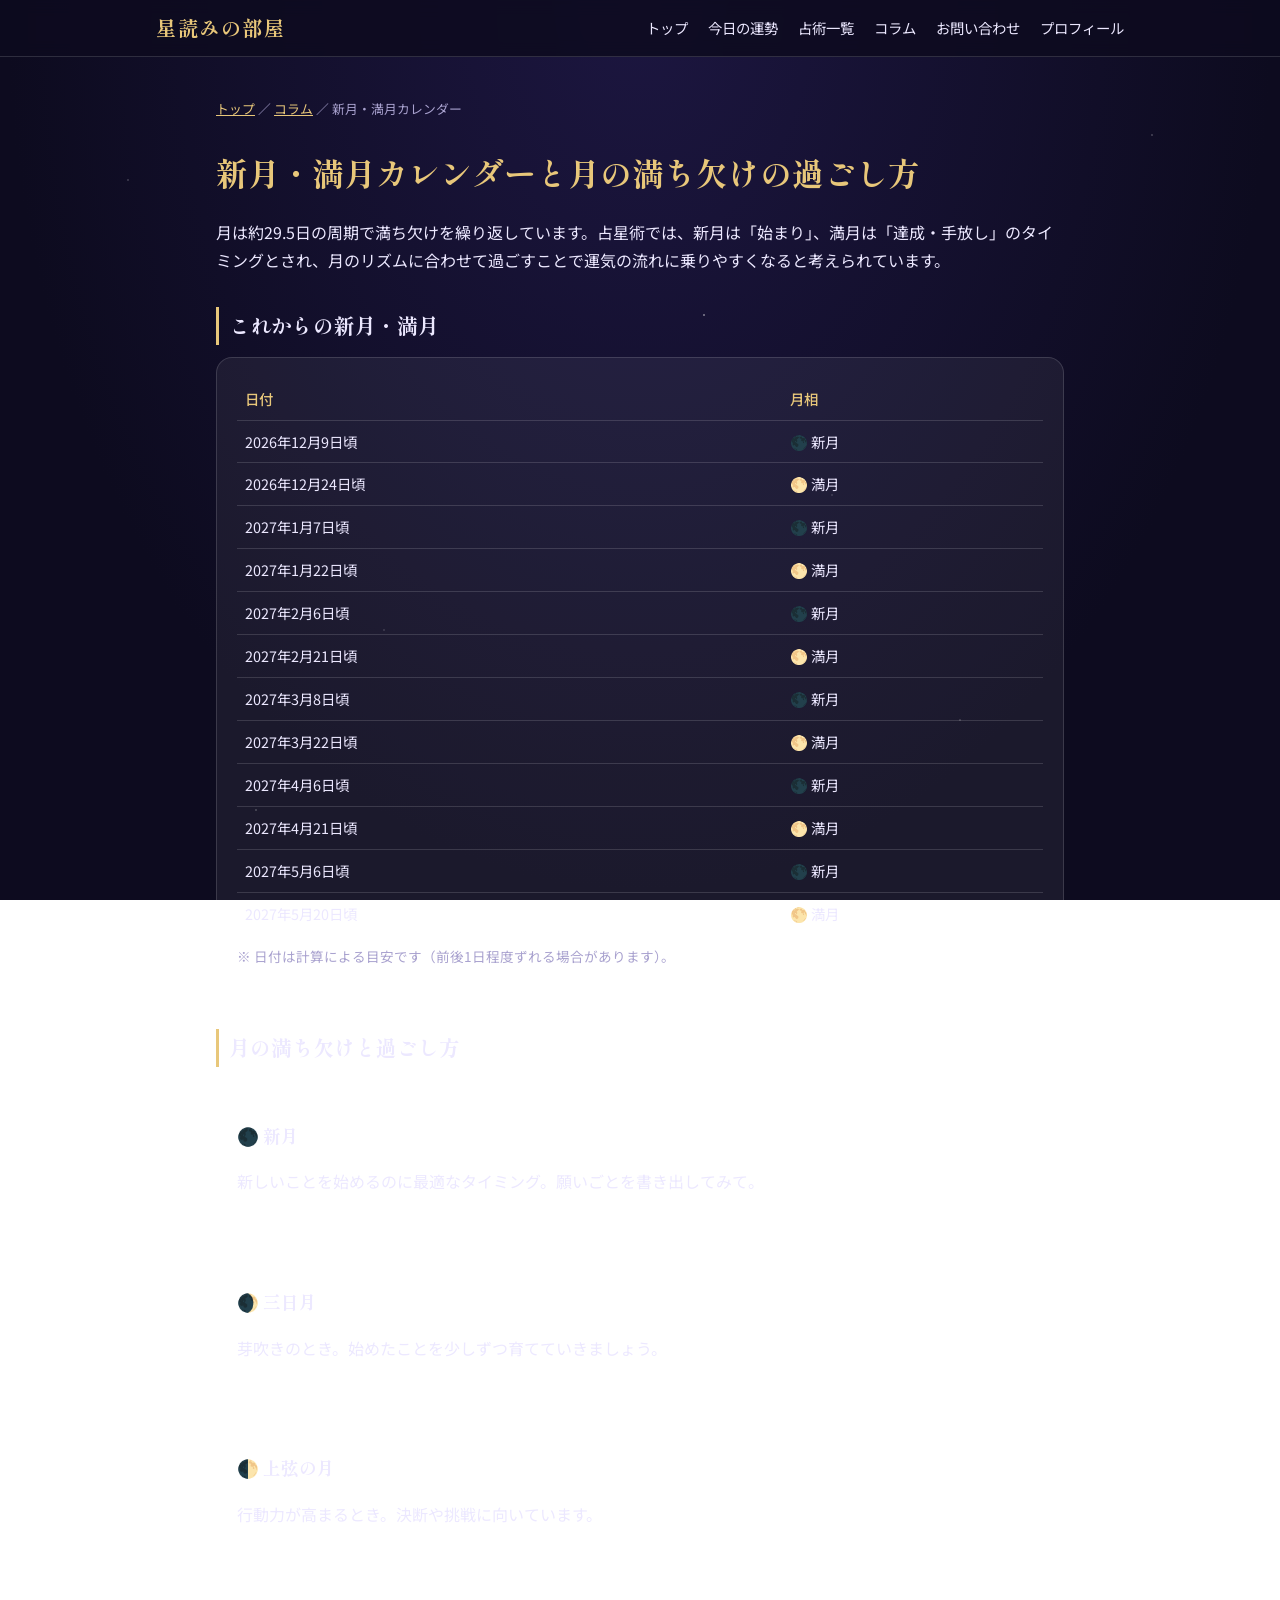
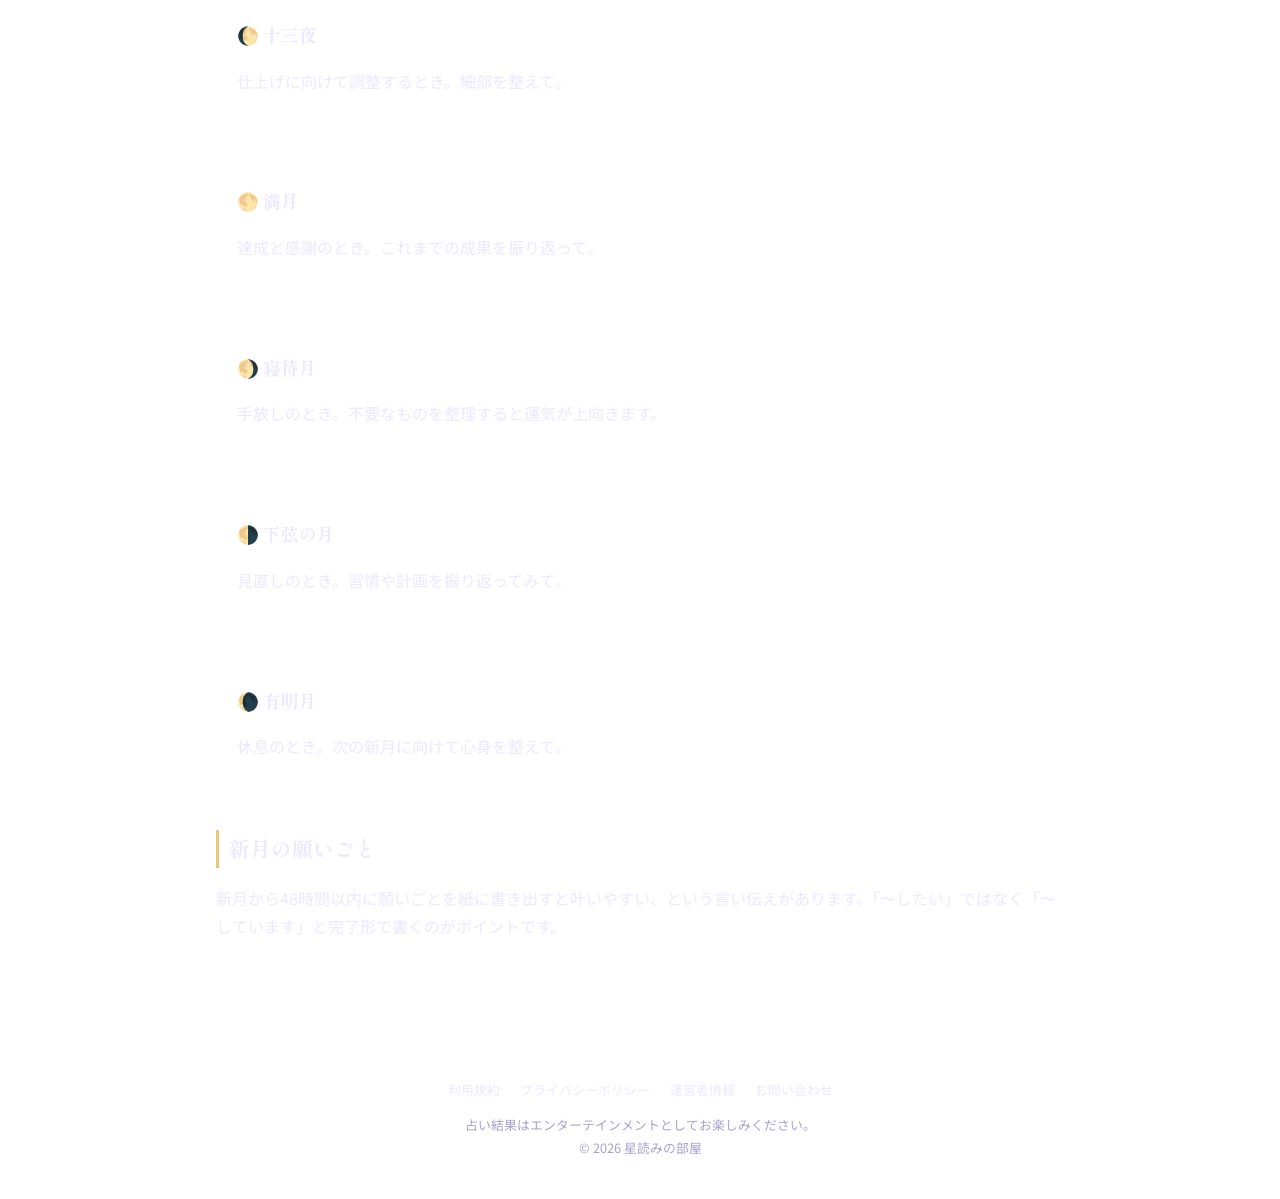
<file: column/moon.html>
<!doctype html>
<html lang="ja">
<head>
  <meta charset="utf-8">
  <meta name="viewport" content="width=device-width, initial-scale=1">
  <title>新月・満月カレンダーと月の満ち欠けの過ごし方｜星読みの部屋</title>
  <meta name="description" content="これから半年の新月・満月の日程と、月の満ち欠けに合わせた過ごし方を紹介します。">
  <link rel="preconnect" href="https://fonts.googleapis.com">
  <link href="https://fonts.googleapis.com/css2?family=Shippori+Mincho:wght@400;700&family=Noto+Sans+JP:wght@400;500&display=swap" rel="stylesheet">
  <link rel="stylesheet" href="/style.css">
</head>
<body>
  <div class="stars" aria-hidden="true"></div>
  <header id="site-header"></header>
  <main class="article">
    <p class="breadcrumb"><a href="/">トップ</a> ／ <a href="/column/">コラム</a> ／ 新月・満月カレンダー</p>
    <h1>新月・満月カレンダーと月の満ち欠けの過ごし方</h1>
    <p>月は約29.5日の周期で満ち欠けを繰り返しています。占星術では、新月は「始まり」、満月は「達成・手放し」のタイミングとされ、月のリズムに合わせて過ごすことで運気の流れに乗りやすくなると考えられています。</p>
    <h2>これからの新月・満月</h2>
    <div class="card">
      <table id="moon-table"><tr><td>読み込み中…</td></tr></table>
      <p class="sub" style="margin-top:8px">※ 日付は計算による目安です（前後1日程度ずれる場合があります）。</p>
    </div>
    <h2>月の満ち欠けと過ごし方</h2>
    <div id="phase-list"></div>
    <h2>新月の願いごと</h2>
    <p>新月から48時間以内に願いごとを紙に書き出すと叶いやすい、という言い伝えがあります。「〜したい」ではなく「〜しています」と完了形で書くのがポイントです。</p>
  </main>
  <footer id="site-footer"></footer>
  <script src="/data.js"></script>
  <script src="/common.js"></script>
  <script>
    document.getElementById("moon-table").innerHTML =
      "<tr><th>日付</th><th>月相</th></tr>" +
      upcomingMoons(12).map((m) => "<tr><td>" + m.date.getFullYear() + "年" + jpDate(m.date) + "頃</td><td>" + m.emoji + " " + m.type + "</td></tr>").join("");
    document.getElementById("phase-list").innerHTML = MOON_PHASES.slice(0, 8)
      .map((p) => '<div class="card"><h3>' + p.emoji + " " + p.name + "</h3><p>" + p.text + "</p></div>").join("");
  </script>
</body>
</html>
</file>
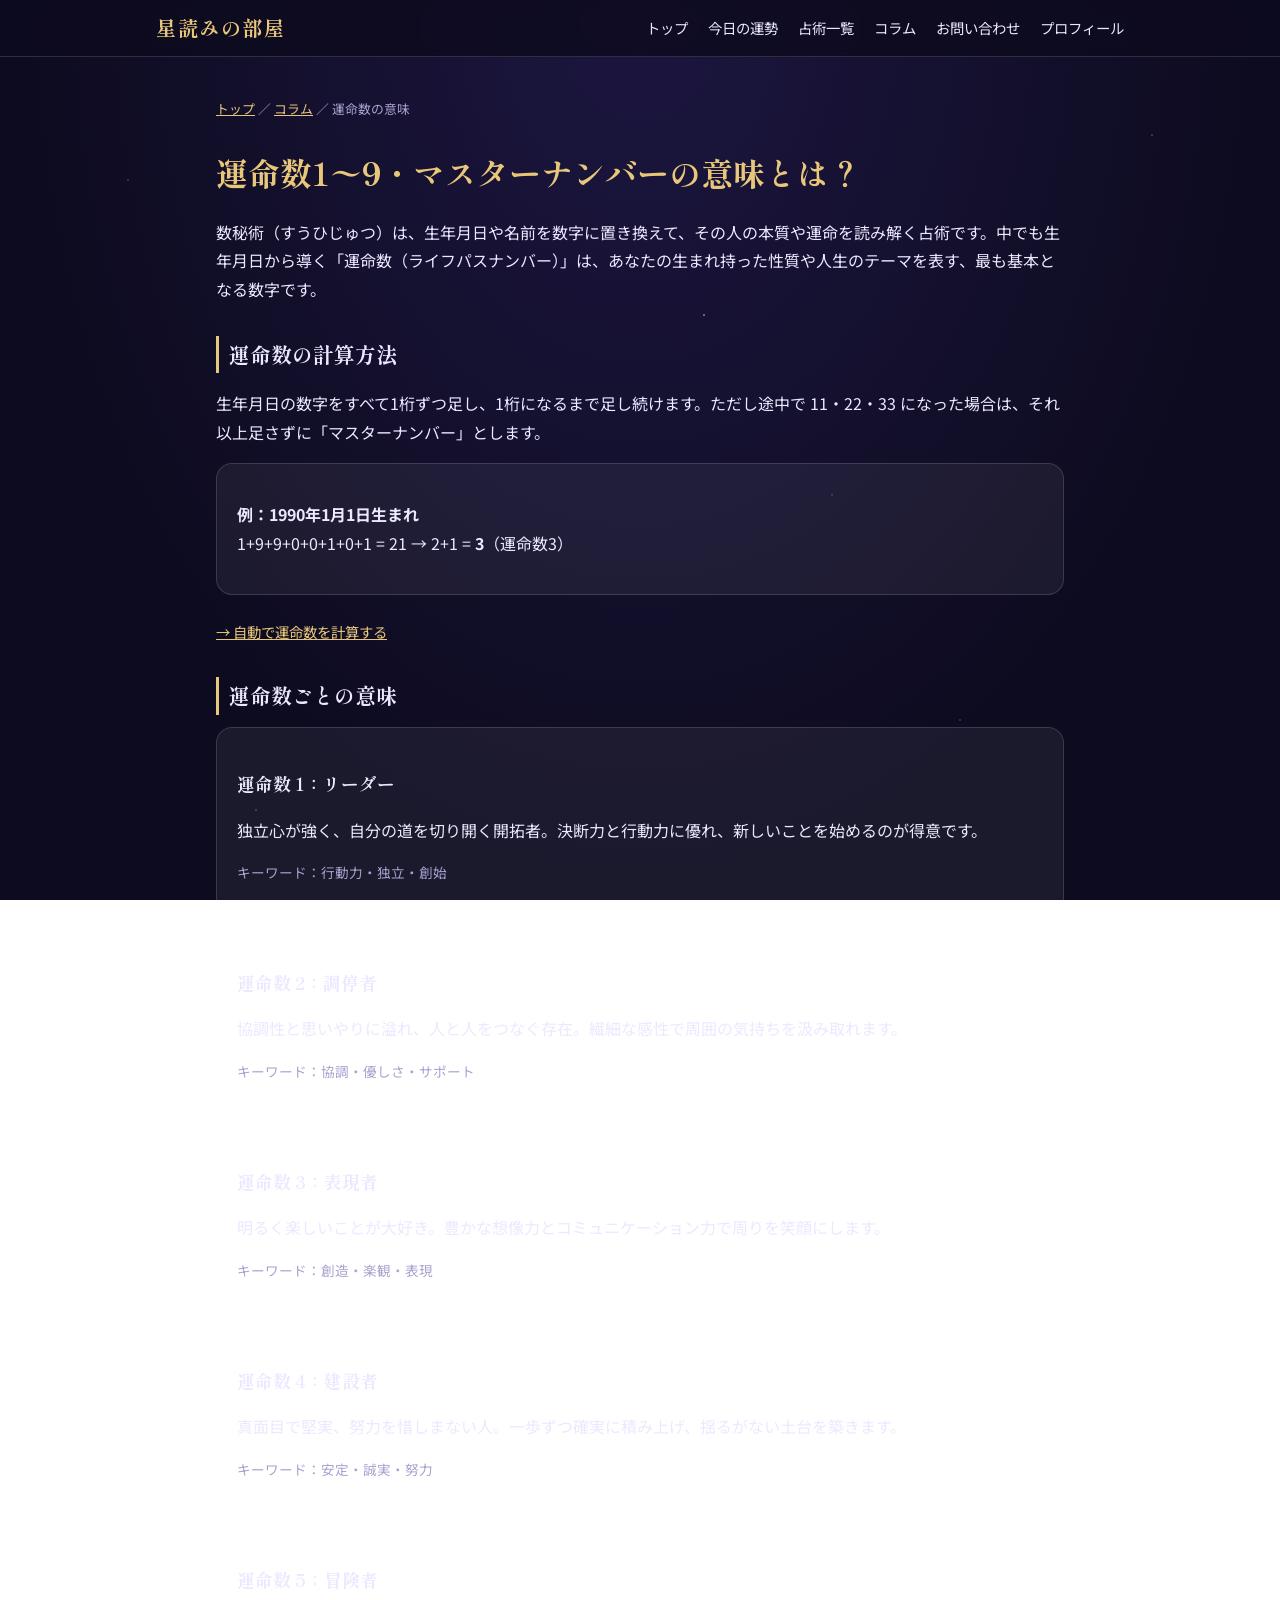
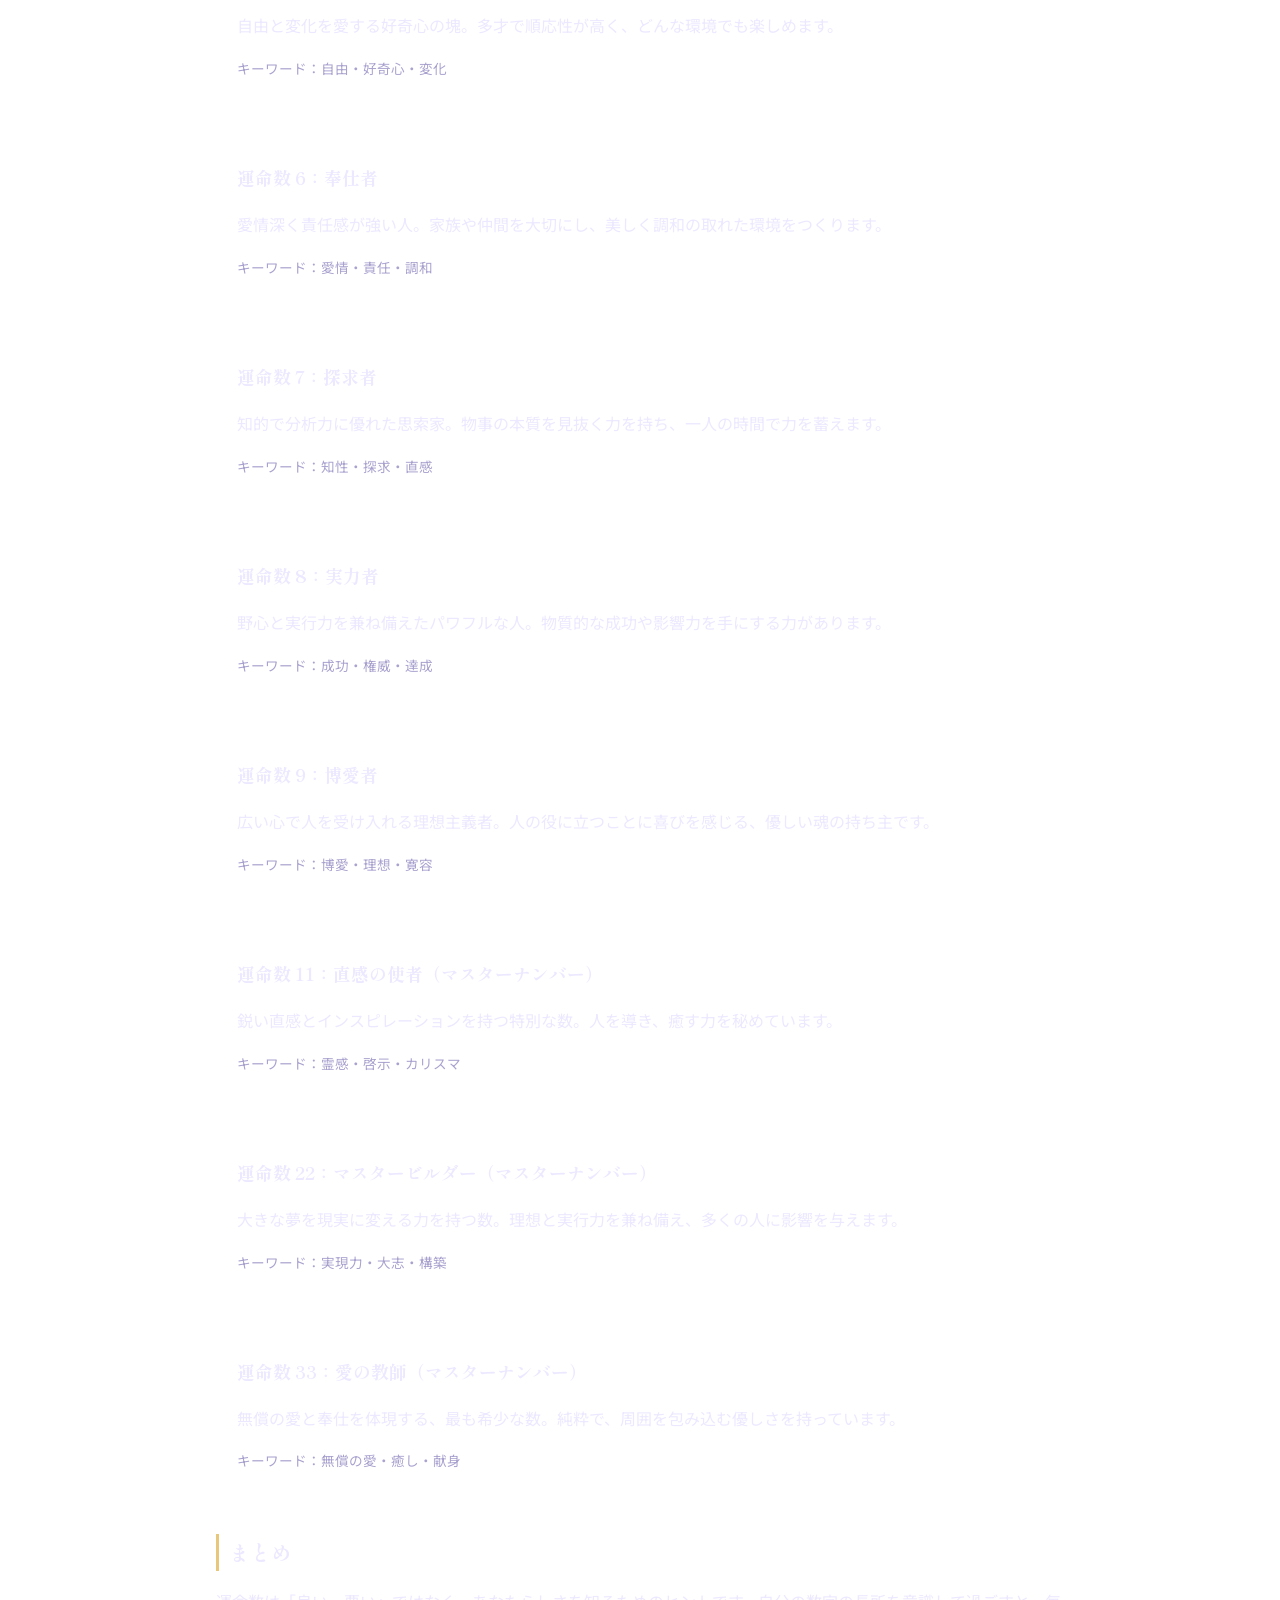
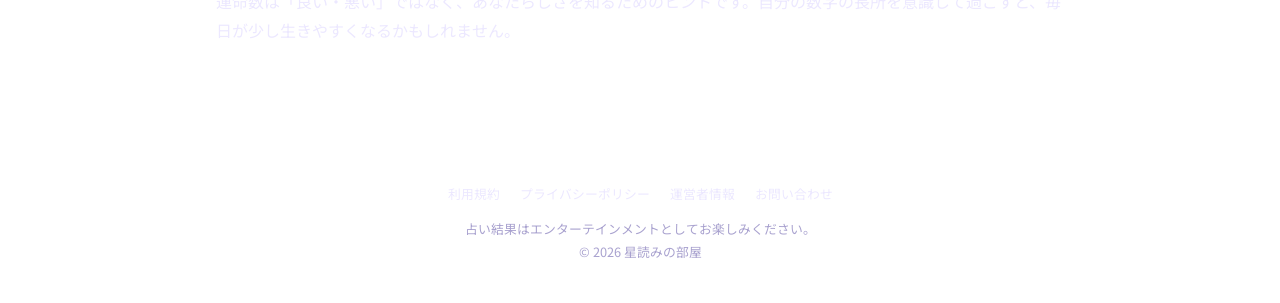
<file: column/numerology.html>
<!doctype html>
<html lang="ja">
<head>
  <meta charset="utf-8">
  <meta name="viewport" content="width=device-width, initial-scale=1">
  <title>運命数1〜9・マスターナンバーの意味とは？｜星読みの部屋</title>
  <meta name="description" content="数秘術の運命数（ライフパスナンバー）1〜9と11・22・33の意味、計算方法をわかりやすく解説します。">
  <link rel="preconnect" href="https://fonts.googleapis.com">
  <link href="https://fonts.googleapis.com/css2?family=Shippori+Mincho:wght@400;700&family=Noto+Sans+JP:wght@400;500&display=swap" rel="stylesheet">
  <link rel="stylesheet" href="/style.css">
</head>
<body>
  <div class="stars" aria-hidden="true"></div>
  <header id="site-header"></header>
  <main class="article">
    <p class="breadcrumb"><a href="/">トップ</a> ／ <a href="/column/">コラム</a> ／ 運命数の意味</p>
    <h1>運命数1〜9・マスターナンバーの意味とは？</h1>
    <p>数秘術（すうひじゅつ）は、生年月日や名前を数字に置き換えて、その人の本質や運命を読み解く占術です。中でも生年月日から導く「運命数（ライフパスナンバー）」は、あなたの生まれ持った性質や人生のテーマを表す、最も基本となる数字です。</p>
    <h2>運命数の計算方法</h2>
    <p>生年月日の数字をすべて1桁ずつ足し、1桁になるまで足し続けます。ただし途中で 11・22・33 になった場合は、それ以上足さずに「マスターナンバー」とします。</p>
    <div class="card"><p><strong>例：1990年1月1日生まれ</strong><br>1+9+9+0+0+1+0+1 = 21 → 2+1 = <strong>3</strong>（運命数3）</p></div>
    <p><a class="more" href="/#numerology">→ 自動で運命数を計算する</a></p>
    <h2>運命数ごとの意味</h2>
    <div class="card">
      <h3>運命数 1：リーダー</h3>
      <p>独立心が強く、自分の道を切り開く開拓者。決断力と行動力に優れ、新しいことを始めるのが得意です。</p>
      <p class="sub">キーワード：行動力・独立・創始</p>
    </div>
    <div class="card">
      <h3>運命数 2：調停者</h3>
      <p>協調性と思いやりに溢れ、人と人をつなぐ存在。繊細な感性で周囲の気持ちを汲み取れます。</p>
      <p class="sub">キーワード：協調・優しさ・サポート</p>
    </div>
    <div class="card">
      <h3>運命数 3：表現者</h3>
      <p>明るく楽しいことが大好き。豊かな想像力とコミュニケーション力で周りを笑顔にします。</p>
      <p class="sub">キーワード：創造・楽観・表現</p>
    </div>
    <div class="card">
      <h3>運命数 4：建設者</h3>
      <p>真面目で堅実、努力を惜しまない人。一歩ずつ確実に積み上げ、揺るがない土台を築きます。</p>
      <p class="sub">キーワード：安定・誠実・努力</p>
    </div>
    <div class="card">
      <h3>運命数 5：冒険者</h3>
      <p>自由と変化を愛する好奇心の塊。多才で順応性が高く、どんな環境でも楽しめます。</p>
      <p class="sub">キーワード：自由・好奇心・変化</p>
    </div>
    <div class="card">
      <h3>運命数 6：奉仕者</h3>
      <p>愛情深く責任感が強い人。家族や仲間を大切にし、美しく調和の取れた環境をつくります。</p>
      <p class="sub">キーワード：愛情・責任・調和</p>
    </div>
    <div class="card">
      <h3>運命数 7：探求者</h3>
      <p>知的で分析力に優れた思索家。物事の本質を見抜く力を持ち、一人の時間で力を蓄えます。</p>
      <p class="sub">キーワード：知性・探求・直感</p>
    </div>
    <div class="card">
      <h3>運命数 8：実力者</h3>
      <p>野心と実行力を兼ね備えたパワフルな人。物質的な成功や影響力を手にする力があります。</p>
      <p class="sub">キーワード：成功・権威・達成</p>
    </div>
    <div class="card">
      <h3>運命数 9：博愛者</h3>
      <p>広い心で人を受け入れる理想主義者。人の役に立つことに喜びを感じる、優しい魂の持ち主です。</p>
      <p class="sub">キーワード：博愛・理想・寛容</p>
    </div>
    <div class="card">
      <h3>運命数 11：直感の使者（マスターナンバー）</h3>
      <p>鋭い直感とインスピレーションを持つ特別な数。人を導き、癒す力を秘めています。</p>
      <p class="sub">キーワード：霊感・啓示・カリスマ</p>
    </div>
    <div class="card">
      <h3>運命数 22：マスタービルダー（マスターナンバー）</h3>
      <p>大きな夢を現実に変える力を持つ数。理想と実行力を兼ね備え、多くの人に影響を与えます。</p>
      <p class="sub">キーワード：実現力・大志・構築</p>
    </div>
    <div class="card">
      <h3>運命数 33：愛の教師（マスターナンバー）</h3>
      <p>無償の愛と奉仕を体現する、最も希少な数。純粋で、周囲を包み込む優しさを持っています。</p>
      <p class="sub">キーワード：無償の愛・癒し・献身</p>
    </div>
    <h2>まとめ</h2>
    <p>運命数は「良い・悪い」ではなく、あなたらしさを知るためのヒントです。自分の数字の長所を意識して過ごすと、毎日が少し生きやすくなるかもしれません。</p>
  </main>
  <footer id="site-footer"></footer>
  <script src="/data.js"></script>
  <script src="/common.js"></script>
</body>
</html>
</file>
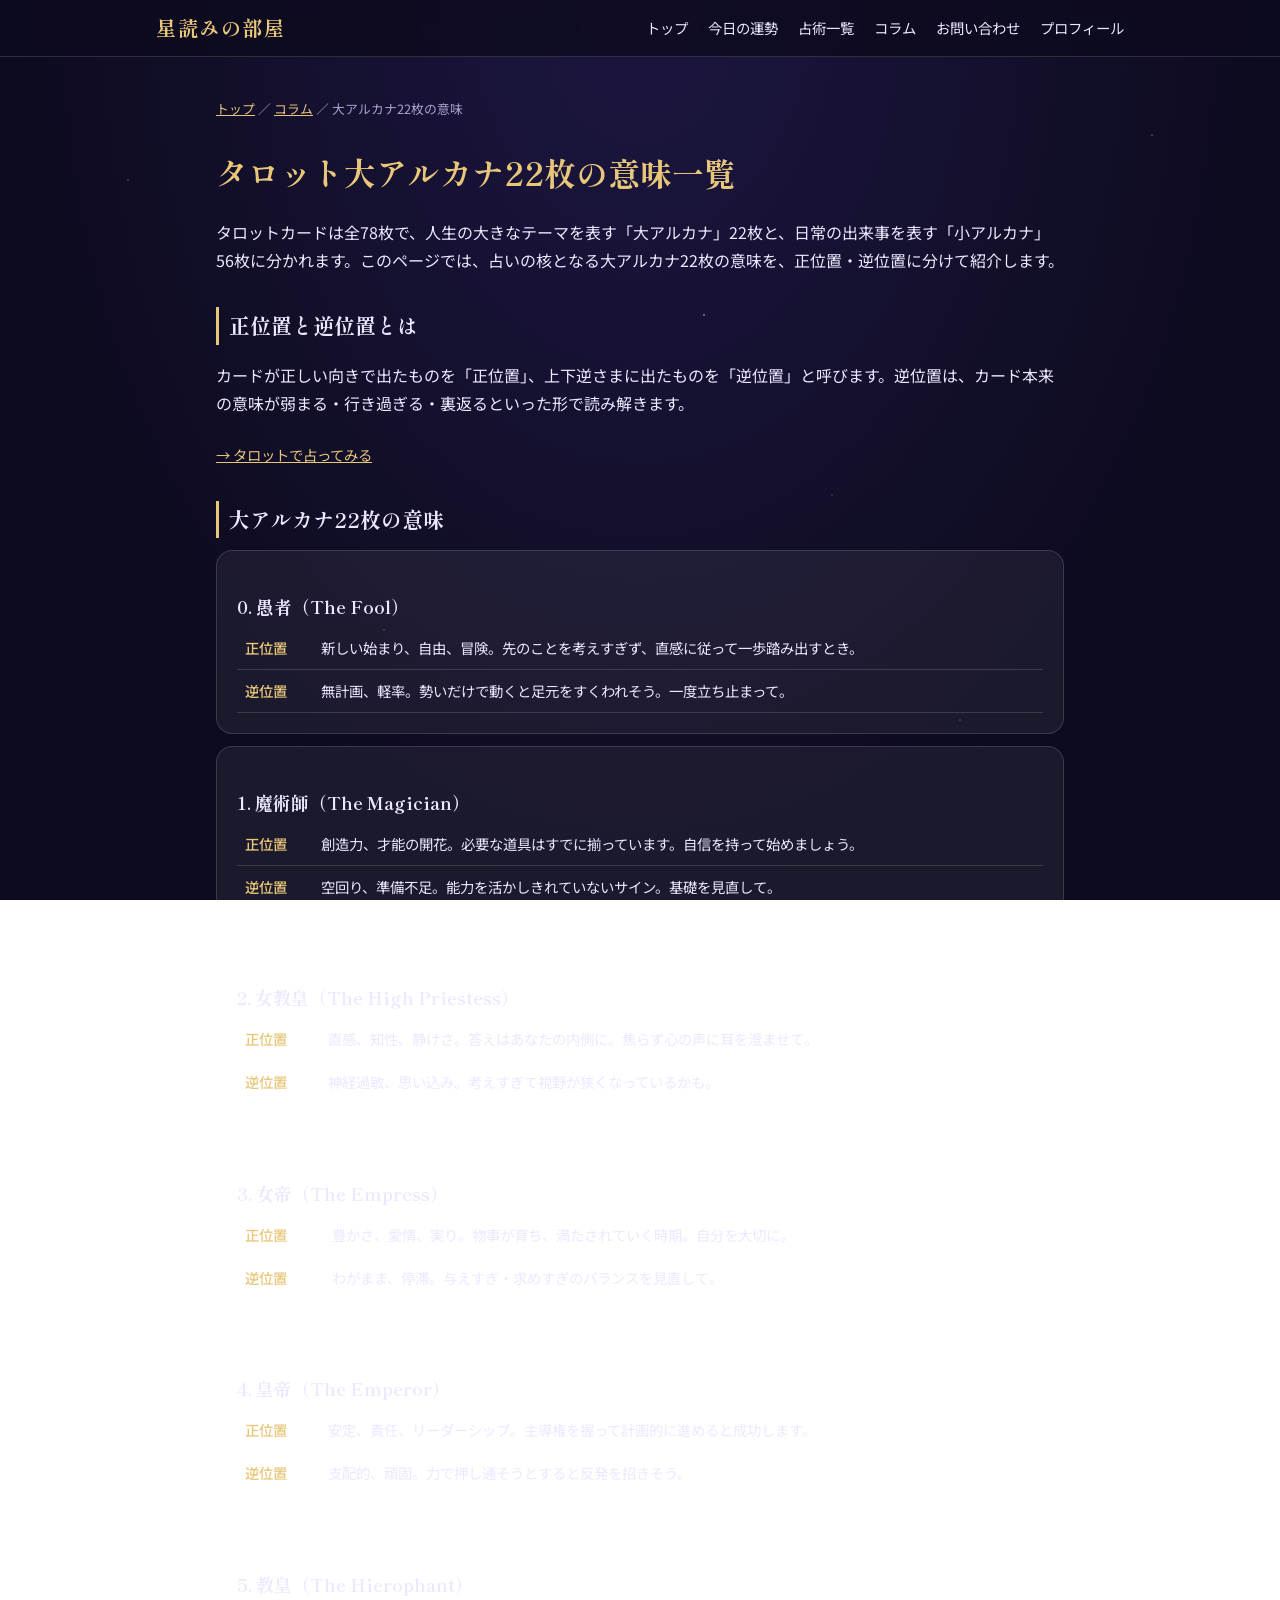
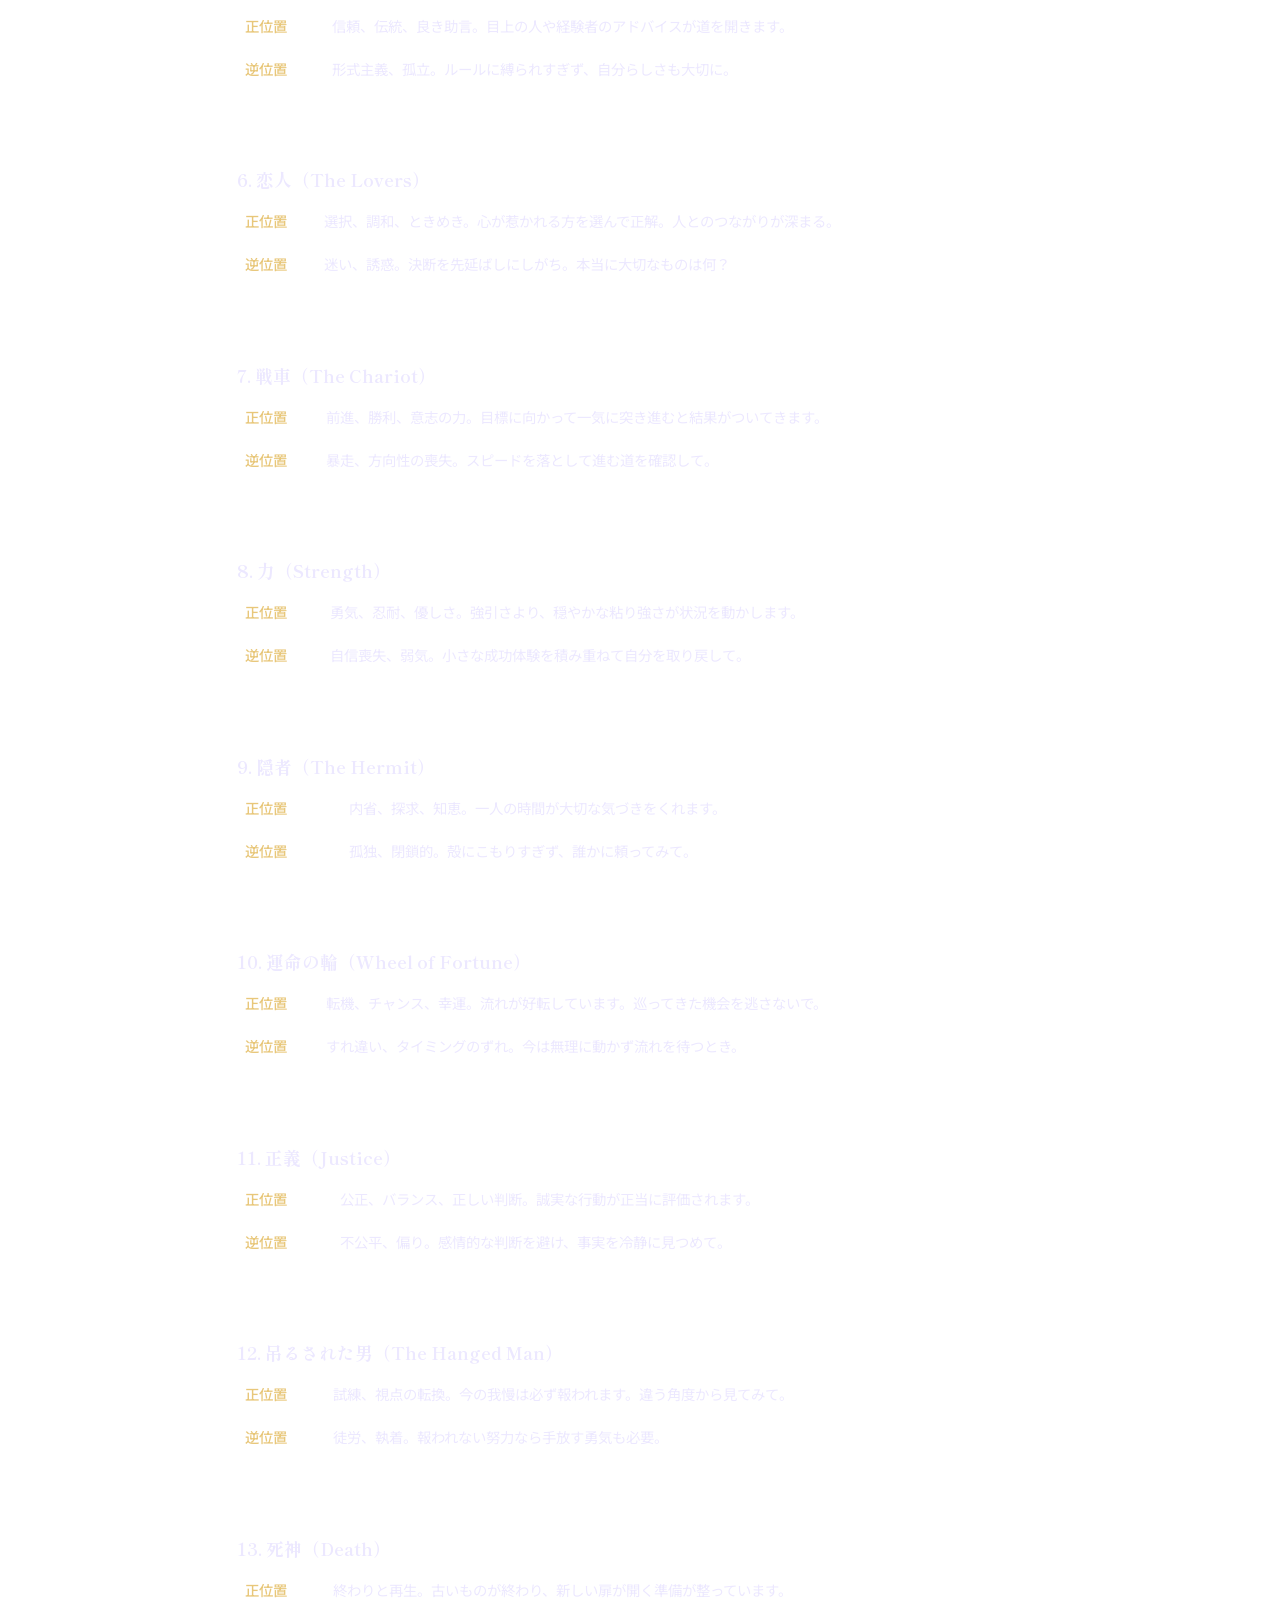
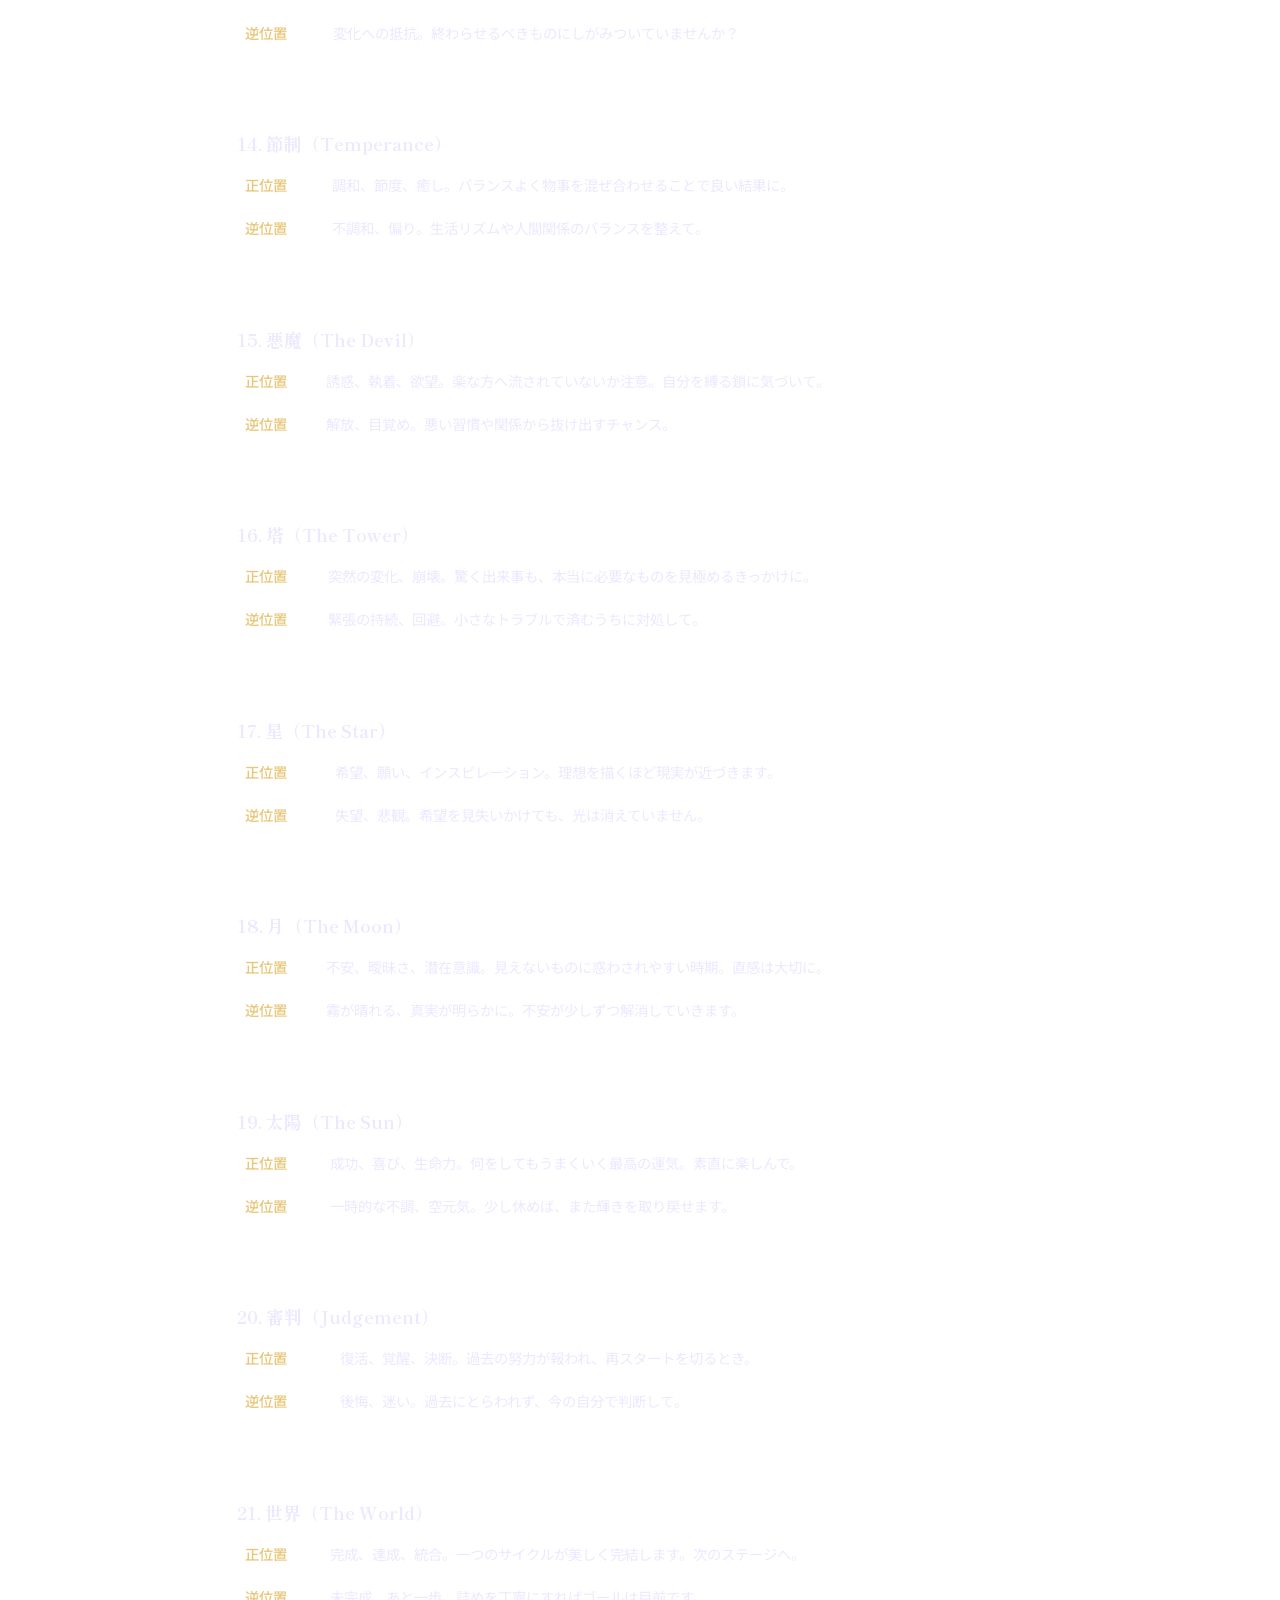
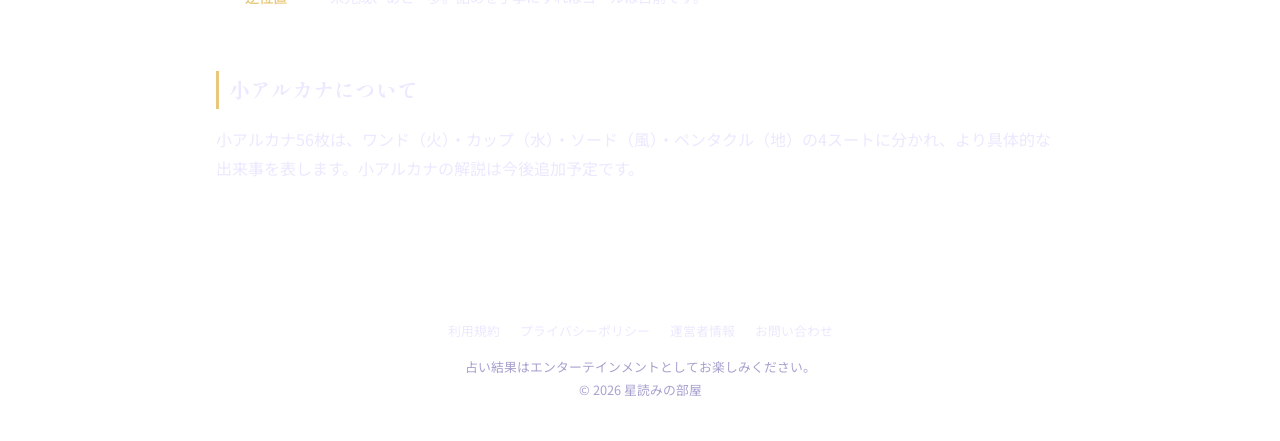
<file: column/tarot.html>
<!doctype html>
<html lang="ja">
<head>
  <meta charset="utf-8">
  <meta name="viewport" content="width=device-width, initial-scale=1">
  <title>タロット大アルカナ22枚の意味一覧｜星読みの部屋</title>
  <meta name="description" content="タロットカード大アルカナ22枚それぞれの正位置・逆位置の意味を一覧で解説します。">
  <link rel="preconnect" href="https://fonts.googleapis.com">
  <link href="https://fonts.googleapis.com/css2?family=Shippori+Mincho:wght@400;700&family=Noto+Sans+JP:wght@400;500&display=swap" rel="stylesheet">
  <link rel="stylesheet" href="/style.css">
</head>
<body>
  <div class="stars" aria-hidden="true"></div>
  <header id="site-header"></header>
  <main class="article">
    <p class="breadcrumb"><a href="/">トップ</a> ／ <a href="/column/">コラム</a> ／ 大アルカナ22枚の意味</p>
    <h1>タロット大アルカナ22枚の意味一覧</h1>
    <p>タロットカードは全78枚で、人生の大きなテーマを表す「大アルカナ」22枚と、日常の出来事を表す「小アルカナ」56枚に分かれます。このページでは、占いの核となる大アルカナ22枚の意味を、正位置・逆位置に分けて紹介します。</p>
    <h2>正位置と逆位置とは</h2>
    <p>カードが正しい向きで出たものを「正位置」、上下逆さまに出たものを「逆位置」と呼びます。逆位置は、カード本来の意味が弱まる・行き過ぎる・裏返るといった形で読み解きます。</p>
    <p><a class="more" href="/#tarot">→ タロットで占ってみる</a></p>
    <h2>大アルカナ22枚の意味</h2>
    <div class="card">
      <h3>0. 愚者（The Fool）</h3>
      <table>
        <tr><th>正位置</th><td>新しい始まり、自由、冒険。先のことを考えすぎず、直感に従って一歩踏み出すとき。</td></tr>
        <tr><th>逆位置</th><td>無計画、軽率。勢いだけで動くと足元をすくわれそう。一度立ち止まって。</td></tr>
      </table>
    </div>
    <div class="card">
      <h3>1. 魔術師（The Magician）</h3>
      <table>
        <tr><th>正位置</th><td>創造力、才能の開花。必要な道具はすでに揃っています。自信を持って始めましょう。</td></tr>
        <tr><th>逆位置</th><td>空回り、準備不足。能力を活かしきれていないサイン。基礎を見直して。</td></tr>
      </table>
    </div>
    <div class="card">
      <h3>2. 女教皇（The High Priestess）</h3>
      <table>
        <tr><th>正位置</th><td>直感、知性、静けさ。答えはあなたの内側に。焦らず心の声に耳を澄ませて。</td></tr>
        <tr><th>逆位置</th><td>神経過敏、思い込み。考えすぎて視野が狭くなっているかも。</td></tr>
      </table>
    </div>
    <div class="card">
      <h3>3. 女帝（The Empress）</h3>
      <table>
        <tr><th>正位置</th><td>豊かさ、愛情、実り。物事が育ち、満たされていく時期。自分を大切に。</td></tr>
        <tr><th>逆位置</th><td>わがまま、停滞。与えすぎ・求めすぎのバランスを見直して。</td></tr>
      </table>
    </div>
    <div class="card">
      <h3>4. 皇帝（The Emperor）</h3>
      <table>
        <tr><th>正位置</th><td>安定、責任、リーダーシップ。主導権を握って計画的に進めると成功します。</td></tr>
        <tr><th>逆位置</th><td>支配的、頑固。力で押し通そうとすると反発を招きそう。</td></tr>
      </table>
    </div>
    <div class="card">
      <h3>5. 教皇（The Hierophant）</h3>
      <table>
        <tr><th>正位置</th><td>信頼、伝統、良き助言。目上の人や経験者のアドバイスが道を開きます。</td></tr>
        <tr><th>逆位置</th><td>形式主義、孤立。ルールに縛られすぎず、自分らしさも大切に。</td></tr>
      </table>
    </div>
    <div class="card">
      <h3>6. 恋人（The Lovers）</h3>
      <table>
        <tr><th>正位置</th><td>選択、調和、ときめき。心が惹かれる方を選んで正解。人とのつながりが深まる。</td></tr>
        <tr><th>逆位置</th><td>迷い、誘惑。決断を先延ばしにしがち。本当に大切なものは何？</td></tr>
      </table>
    </div>
    <div class="card">
      <h3>7. 戦車（The Chariot）</h3>
      <table>
        <tr><th>正位置</th><td>前進、勝利、意志の力。目標に向かって一気に突き進むと結果がついてきます。</td></tr>
        <tr><th>逆位置</th><td>暴走、方向性の喪失。スピードを落として進む道を確認して。</td></tr>
      </table>
    </div>
    <div class="card">
      <h3>8. 力（Strength）</h3>
      <table>
        <tr><th>正位置</th><td>勇気、忍耐、優しさ。強引さより、穏やかな粘り強さが状況を動かします。</td></tr>
        <tr><th>逆位置</th><td>自信喪失、弱気。小さな成功体験を積み重ねて自分を取り戻して。</td></tr>
      </table>
    </div>
    <div class="card">
      <h3>9. 隠者（The Hermit）</h3>
      <table>
        <tr><th>正位置</th><td>内省、探求、知恵。一人の時間が大切な気づきをくれます。</td></tr>
        <tr><th>逆位置</th><td>孤独、閉鎖的。殻にこもりすぎず、誰かに頼ってみて。</td></tr>
      </table>
    </div>
    <div class="card">
      <h3>10. 運命の輪（Wheel of Fortune）</h3>
      <table>
        <tr><th>正位置</th><td>転機、チャンス、幸運。流れが好転しています。巡ってきた機会を逃さないで。</td></tr>
        <tr><th>逆位置</th><td>すれ違い、タイミングのずれ。今は無理に動かず流れを待つとき。</td></tr>
      </table>
    </div>
    <div class="card">
      <h3>11. 正義（Justice）</h3>
      <table>
        <tr><th>正位置</th><td>公正、バランス、正しい判断。誠実な行動が正当に評価されます。</td></tr>
        <tr><th>逆位置</th><td>不公平、偏り。感情的な判断を避け、事実を冷静に見つめて。</td></tr>
      </table>
    </div>
    <div class="card">
      <h3>12. 吊るされた男（The Hanged Man）</h3>
      <table>
        <tr><th>正位置</th><td>試練、視点の転換。今の我慢は必ず報われます。違う角度から見てみて。</td></tr>
        <tr><th>逆位置</th><td>徒労、執着。報われない努力なら手放す勇気も必要。</td></tr>
      </table>
    </div>
    <div class="card">
      <h3>13. 死神（Death）</h3>
      <table>
        <tr><th>正位置</th><td>終わりと再生。古いものが終わり、新しい扉が開く準備が整っています。</td></tr>
        <tr><th>逆位置</th><td>変化への抵抗。終わらせるべきものにしがみついていませんか？</td></tr>
      </table>
    </div>
    <div class="card">
      <h3>14. 節制（Temperance）</h3>
      <table>
        <tr><th>正位置</th><td>調和、節度、癒し。バランスよく物事を混ぜ合わせることで良い結果に。</td></tr>
        <tr><th>逆位置</th><td>不調和、偏り。生活リズムや人間関係のバランスを整えて。</td></tr>
      </table>
    </div>
    <div class="card">
      <h3>15. 悪魔（The Devil）</h3>
      <table>
        <tr><th>正位置</th><td>誘惑、執着、欲望。楽な方へ流されていないか注意。自分を縛る鎖に気づいて。</td></tr>
        <tr><th>逆位置</th><td>解放、目覚め。悪い習慣や関係から抜け出すチャンス。</td></tr>
      </table>
    </div>
    <div class="card">
      <h3>16. 塔（The Tower）</h3>
      <table>
        <tr><th>正位置</th><td>突然の変化、崩壊。驚く出来事も、本当に必要なものを見極めるきっかけに。</td></tr>
        <tr><th>逆位置</th><td>緊張の持続、回避。小さなトラブルで済むうちに対処して。</td></tr>
      </table>
    </div>
    <div class="card">
      <h3>17. 星（The Star）</h3>
      <table>
        <tr><th>正位置</th><td>希望、願い、インスピレーション。理想を描くほど現実が近づきます。</td></tr>
        <tr><th>逆位置</th><td>失望、悲観。希望を見失いかけても、光は消えていません。</td></tr>
      </table>
    </div>
    <div class="card">
      <h3>18. 月（The Moon）</h3>
      <table>
        <tr><th>正位置</th><td>不安、曖昧さ、潜在意識。見えないものに惑わされやすい時期。直感は大切に。</td></tr>
        <tr><th>逆位置</th><td>霧が晴れる、真実が明らかに。不安が少しずつ解消していきます。</td></tr>
      </table>
    </div>
    <div class="card">
      <h3>19. 太陽（The Sun）</h3>
      <table>
        <tr><th>正位置</th><td>成功、喜び、生命力。何をしてもうまくいく最高の運気。素直に楽しんで。</td></tr>
        <tr><th>逆位置</th><td>一時的な不調、空元気。少し休めば、また輝きを取り戻せます。</td></tr>
      </table>
    </div>
    <div class="card">
      <h3>20. 審判（Judgement）</h3>
      <table>
        <tr><th>正位置</th><td>復活、覚醒、決断。過去の努力が報われ、再スタートを切るとき。</td></tr>
        <tr><th>逆位置</th><td>後悔、迷い。過去にとらわれず、今の自分で判断して。</td></tr>
      </table>
    </div>
    <div class="card">
      <h3>21. 世界（The World）</h3>
      <table>
        <tr><th>正位置</th><td>完成、達成、統合。一つのサイクルが美しく完結します。次のステージへ。</td></tr>
        <tr><th>逆位置</th><td>未完成、あと一歩。詰めを丁寧にすればゴールは目前です。</td></tr>
      </table>
    </div>
    <h2>小アルカナについて</h2>
    <p>小アルカナ56枚は、ワンド（火）・カップ（水）・ソード（風）・ペンタクル（地）の4スートに分かれ、より具体的な出来事を表します。小アルカナの解説は今後追加予定です。</p>
  </main>
  <footer id="site-footer"></footer>
  <script src="/data.js"></script>
  <script src="/common.js"></script>
</body>
</html>
</file>
<file: style.css>
:root {
  --bg: #0d0b1f;
  --bg2: #1c1640;
  --card: rgba(255, 255, 255, 0.06);
  --border: rgba(255, 255, 255, 0.14);
  --text: #ece8ff;
  --muted: #a9a2cf;
  --gold: #e8c77a;
  --accent: #9b7bff;
}

* { box-sizing: border-box; }

body {
  margin: 0;
  min-height: 100vh;
  font-family: "Noto Sans JP", sans-serif;
  color: var(--text);
  background: radial-gradient(ellipse at top, var(--bg2), var(--bg) 70%) fixed;
  line-height: 1.8;
}

.stars {
  position: fixed;
  inset: 0;
  pointer-events: none;
  background-image:
    radial-gradient(1px 1px at 10% 20%, #fff8, transparent),
    radial-gradient(1px 1px at 30% 70%, #fff6, transparent),
    radial-gradient(1.5px 1.5px at 55% 35%, #fffa, transparent),
    radial-gradient(1px 1px at 75% 80%, #fff7, transparent),
    radial-gradient(1px 1px at 90% 15%, #fff9, transparent),
    radial-gradient(1.5px 1.5px at 20% 90%, #fff5, transparent),
    radial-gradient(1px 1px at 65% 55%, #fff6, transparent);
  animation: twinkle 6s ease-in-out infinite alternate;
}
@keyframes twinkle { from { opacity: .5; } to { opacity: 1; } }

h1, h2, h3 { font-family: "Shippori Mincho", serif; font-weight: 700; }

.tabs { display: flex; max-width: 100%; overflow-x: auto; scrollbar-width: none; margin: 0 auto 8px; width: fit-content; gap: 4px; padding: 4px; border: 1px solid var(--border); border-radius: 999px; background: var(--card); }
.tab {
  border: 0; background: none; color: var(--muted); font: inherit;
  padding: 8px 18px; border-radius: 999px; cursor: pointer; white-space: nowrap;
}
.tab.active { background: var(--accent); color: #fff; }

main { max-width: 880px; margin: 0 auto; padding: 24px 16px 48px; position: relative; }
.panel { display: none; text-align: center; }
.panel.active { display: block; animation: fade .4s ease; }
@keyframes fade { from { opacity: 0; transform: translateY(8px); } to { opacity: 1; transform: none; } }
.panel h2 { font-size: 1.6rem; margin-bottom: 0; }
.lead { color: var(--muted); }

/* タロット */
.deck { display: flex; flex-wrap: wrap; justify-content: center; gap: 10px; margin: 24px 0; }
.tarot-card {
  width: 64px; height: 104px; border-radius: 8px; cursor: pointer;
  border: 1px solid var(--gold);
  background:
    repeating-linear-gradient(45deg, #2a2160 0 6px, #231b52 6px 12px);
  box-shadow: 0 4px 12px #0006;
  transition: transform .2s, box-shadow .2s;
}
.tarot-card:hover { transform: translateY(-6px); box-shadow: 0 8px 20px #9b7bff55; }
.tarot-card::after { content: "✦"; display: grid; place-items: center; height: 100%; color: var(--gold); }

/* フォーム */
.form { display: flex; flex-wrap: wrap; gap: 12px; justify-content: center; align-items: end; margin: 24px 0; }
.form label { display: flex; flex-direction: column; text-align: left; font-size: .9rem; color: var(--muted); gap: 4px; }
input[type="date"] {
  font: inherit; color: var(--text); background: var(--card);
  border: 1px solid var(--border); border-radius: 8px; padding: 8px 12px;
  color-scheme: dark;
}

.btn {
  font: inherit; cursor: pointer; border: 0; border-radius: 999px;
  padding: 10px 28px; background: linear-gradient(135deg, var(--accent), #6a4fd6); color: #fff;
}
.btn.ghost { background: none; border: 1px solid var(--border); color: var(--muted); margin-top: 16px; }

/* 結果 */
.result {
  text-align: left; margin-top: 24px; padding: 24px;
  background: var(--card); border: 1px solid var(--border); border-radius: 16px;
  animation: fade .5s ease;
}
.result h3 { margin: 0 0 4px; color: var(--gold); font-size: 1.4rem; }
.result .sub { color: var(--muted); font-size: .9rem; margin: 0 0 12px; }
.result .symbol { font-size: 3rem; text-align: center; margin: 0; }
.meter { display: grid; grid-template-columns: 4em 1fr; gap: 6px 12px; margin: 16px 0; }
.meter .stars-val { color: var(--gold); letter-spacing: .15em; }
.lucky { display: flex; flex-wrap: wrap; gap: 8px; margin-top: 12px; }
.lucky span { font-size: .85rem; padding: 4px 12px; border-radius: 999px; border: 1px solid var(--border); }
.badge { display: inline-block; font-size: .8rem; padding: 2px 10px; border-radius: 999px; background: var(--accent); color: #fff; }
.badge.rev { background: #b0476b; }

@media (max-width: 480px) {
  .tab { padding: 8px 14px; }
  .tarot-card { width: 52px; height: 86px; }
}

/* ---- ヘッダー ---- */
.site-header { position: sticky; top: 0; z-index: 10; background: rgba(13, 11, 31, 0.85); backdrop-filter: blur(8px); border-bottom: 1px solid var(--border); }
.header-inner { max-width: 1000px; margin: 0 auto; padding: 10px 16px; display: flex; align-items: center; justify-content: space-between; gap: 16px; }
.logo { font-family: "Shippori Mincho", serif; font-weight: 700; font-size: 1.25rem; color: var(--gold); text-decoration: none; letter-spacing: .08em; }
.global-nav { display: flex; gap: 20px; }
.global-nav a { color: var(--text); text-decoration: none; font-size: .9rem; }
.global-nav a:hover { color: var(--gold); }
.menu-toggle { display: none; background: none; border: 1px solid var(--border); color: var(--text); font-size: 1.1rem; border-radius: 8px; padding: 2px 10px; cursor: pointer; }

.hero { text-align: center; padding: 40px 16px 0; position: relative; }
.hero h1 { margin: 0; font-size: clamp(2rem, 6vw, 3rem); color: var(--gold); letter-spacing: .1em; }
.tagline { margin: 4px 0 0; color: var(--muted); }

/* ---- セクション・カード ---- */
.section { margin: 40px 0; scroll-margin-top: 70px; }
.section-title { text-align: center; font-size: 1.5rem; margin: 0 0 16px; }
.section-title::after { content: ""; display: block; width: 40px; height: 2px; background: var(--gold); margin: 8px auto 0; }
.card { background: var(--card); border: 1px solid var(--border); border-radius: 16px; padding: 20px; text-align: left; }
.card-title { margin: 0 0 4px; color: var(--gold); font-size: 1.15rem; }
.card .sub, .sub { color: var(--muted); font-size: .85rem; margin: 0 0 8px; }
.grid-2 { display: grid; grid-template-columns: 1fr 1fr; gap: 16px; margin-top: 16px; }

.my-summary { display: flex; gap: 20px; align-items: flex-start; margin-top: 8px; }
.my-sign { text-align: center; min-width: 72px; }
.my-sign p { margin: 0; }
.stars-val.big { font-size: 1.4rem; margin: 0; }
.my-actions { display: flex; flex-wrap: wrap; gap: 8px; margin-top: 12px; }
.form.compact { justify-content: flex-start; margin: 8px 0 0; }

.ranking { list-style: none; padding: 0; margin: 0; }
.ranking li { display: grid; grid-template-columns: 2em 1fr auto; align-items: center; padding: 5px 0; border-bottom: 1px dashed var(--border); font-size: .92rem; }
.ranking li:last-child { border-bottom: 0; }
.rank-no { color: var(--muted); font-weight: 500; }
.ranking li.top .rank-no { color: var(--gold); font-weight: 700; }

.moon-card { text-align: center; }
.moon-card .card-title { text-align: left; }
.moon-emoji { font-size: 4rem; margin: 8px 0 0; line-height: 1.2; }
.moon-name { font-family: "Shippori Mincho", serif; font-size: 1.3rem; margin: 0; }
.moon-name small { font-size: .8rem; color: var(--muted); margin-left: 4px; }
.more { display: inline-block; margin-top: 8px; color: var(--gold); font-size: .9rem; }

.menu-grid { display: grid; grid-template-columns: repeat(auto-fill, minmax(150px, 1fr)); gap: 12px; }
.menu-item { display: flex; flex-direction: column; align-items: center; gap: 2px; padding: 18px 8px; text-decoration: none; color: var(--text); background: var(--card); border: 1px solid var(--border); border-radius: 14px; transition: transform .2s, border-color .2s; font-weight: 500; }
.menu-item:hover { transform: translateY(-3px); border-color: var(--gold); }
.menu-item span { font-size: 1.8rem; line-height: 1.4; }
.menu-item small { color: var(--muted); font-size: .75rem; font-weight: 400; }

/* ---- 結果まわり ---- */
select, input[type="text"], input[type="number"] {
  font: inherit; color: var(--text); background: var(--card);
  border: 1px solid var(--border); border-radius: 8px; padding: 8px 12px; color-scheme: dark;
}
select option { background: var(--bg2); }
.btn.small { padding: 6px 18px; font-size: .85rem; text-decoration: none; display: inline-block; margin: 0; }
.total { font-weight: 500; margin: 8px 0; }
.cats { display: grid; grid-template-columns: 1fr 1fr; gap: 10px; margin: 16px 0; }
.cat { border: 1px solid var(--border); border-radius: 10px; padding: 10px 12px; font-size: .9rem; }
.cat p { margin: 0; }
.meter-bar { height: 10px; border-radius: 999px; background: var(--border); overflow: hidden; margin: 12px 0; }
.meter-bar span { display: block; height: 100%; background: linear-gradient(90deg, var(--accent), var(--gold)); }
.symbol.rune { font-family: serif; color: var(--gold); }

.share { display: flex; gap: 8px; flex-wrap: wrap; margin-top: 16px; padding-top: 16px; border-top: 1px solid var(--border); }
.share-btn { flex: 1; min-width: 120px; text-align: center; padding: 8px 12px; border-radius: 999px; color: #fff; text-decoration: none; font-size: .85rem; font-weight: 500; }
.share-btn.x { background: #000; border: 1px solid #fff4; }
.share-btn.line { background: #06c755; }

.column-list { list-style: none; padding: 0; margin: 0; display: grid; gap: 8px; }
.column-list a { display: block; padding: 14px 16px; background: var(--card); border: 1px solid var(--border); border-radius: 12px; color: var(--text); text-decoration: none; }
.column-list a:hover { border-color: var(--gold); }
.column-list a::before { content: "✦ "; color: var(--gold); }

/* ---- 記事ページ ---- */
.article { text-align: left; }
.article h1 { font-size: clamp(1.5rem, 4vw, 2rem); color: var(--gold); margin: 24px 0 8px; }
.article h2 { font-size: 1.3rem; margin: 32px 0 8px; padding-left: 10px; border-left: 3px solid var(--gold); }
.article h3 { font-size: 1.1rem; margin: 20px 0 4px; }
.article .card { margin: 12px 0; }
.article table { width: 100%; border-collapse: collapse; font-size: .9rem; }
.article th, .article td { border-bottom: 1px solid var(--border); padding: 8px; text-align: left; vertical-align: top; }
.article th { color: var(--gold); font-weight: 500; white-space: nowrap; }
.breadcrumb { font-size: .8rem; color: var(--muted); margin-top: 16px; }
.breadcrumb a { color: var(--muted); }
.todo { color: #ffb3c7; }

/* ---- タロット モード切替 & スプレッド ---- */
.tarot-mode-select { display: flex; justify-content: center; gap: 8px; margin: 16px 0; }
.tarot-mode-btn {
  padding: 6px 18px; border-radius: 999px; border: 1px solid var(--border);
  background: var(--card); color: var(--muted); cursor: pointer; font: inherit; font-size: .88rem;
  transition: all .2s;
}
.tarot-mode-btn.active { background: var(--accent); color: #fff; border-color: var(--accent); }

.spread-slots { display: flex; justify-content: center; gap: 16px; margin: 20px 0; flex-wrap: wrap; }
.spread-slot { display: flex; flex-direction: column; align-items: center; gap: 6px; min-width: 85px; }
.slot-tag { font-size: .8rem; color: var(--gold); font-weight: 700; }
.slot-box {
  width: 68px; height: 104px; border-radius: 8px; border: 2px dashed var(--border);
  display: grid; place-items: center; background: rgba(255, 255, 255, 0.02);
  transition: all .3s;
}
.slot-box .slot-icon { color: var(--muted); font-size: 1.2rem; }
.slot-box.filled {
  border: 1px solid var(--gold);
  background: repeating-linear-gradient(45deg, #2a2160 0 6px, #231b52 6px 12px);
  box-shadow: 0 4px 12px #9b7bff55;
  transform: translateY(-2px);
}
.slot-box.filled span { font-size: 1.8rem; }
.slot-name { font-size: .8rem; margin: 0; color: var(--muted); text-align: center; line-height: 1.3; }
.rev-txt { color: #ff85a0; }
.tarot-card.picked { opacity: .3; pointer-events: none; transform: scale(.92); }
.tarot-body { font-size: 1rem; line-height: 1.8; }

.tarot-spread-title { font-size: 1.3rem; color: var(--gold); margin: 0 0 4px; }
.spread-results-grid { display: grid; grid-template-columns: repeat(3, 1fr); gap: 14px; margin: 20px 0; }
.spread-res-card {
  background: rgba(255, 255, 255, 0.04); border: 1px solid var(--border); border-radius: 12px;
  padding: 16px 14px; display: flex; flex-direction: column;
}
.spread-step-tag { font-size: .78rem; color: var(--gold); font-weight: 700; margin-bottom: 8px; }
.spread-res-header { display: flex; align-items: center; gap: 10px; margin-bottom: 8px; }
.spread-res-header h4 { margin: 0; font-size: 1.05rem; color: var(--text); }
.spread-res-header .symbol.small { font-size: 1.6rem; }
.spread-text { font-size: .88rem; color: var(--text); line-height: 1.7; margin: 0; }
.spread-overall-card {
  background: rgba(155, 123, 255, 0.08); border: 1px solid rgba(155, 123, 255, 0.3);
  border-radius: 12px; padding: 16px; margin: 16px 0;
}
.spread-overall-card h4 { margin: 0 0 6px; color: var(--gold); font-size: 1rem; }
.spread-overall-card p { margin: 0; font-size: .92rem; line-height: 1.8; }

/* ---- おみくじ ---- */
.today-omikuji-banner { margin-top: 16px; background: linear-gradient(135deg, rgba(255,255,255,0.06), rgba(232, 199, 122, 0.08)); }
.omikuji-banner-inner { display: flex; align-items: center; gap: 16px; }
.omikuji-banner-icon { font-size: 2.2rem; }
.omikuji-banner-text { flex: 1; }
.omikuji-banner-text .card-title { margin: 0; font-size: 1.15rem; }
.omikuji-banner-text .sub { margin: 2px 0 0; }

.omikuji-stage { text-align: center; margin: 24px 0 16px; }
.omikuji-cylinder-wrap {
  position: relative; width: 110px; height: 140px; margin: 0 auto 20px;
  display: flex; flex-direction: column; align-items: center; justify-content: flex-end;
}
.omikuji-cylinder-wrap.shaking {
  animation: shakeCylinder .25s infinite ease-in-out;
}
@keyframes shakeCylinder {
  0%, 100% { transform: rotate(0deg) translateY(0); }
  25% { transform: rotate(-10deg) translateY(-8px); }
  75% { transform: rotate(10deg) translateY(8px); }
}
.omikuji-box {
  width: 82px; height: 108px; border-radius: 12px 12px 6px 6px;
  background: linear-gradient(135deg, #a03522, #6b1406); border: 2px solid var(--gold);
  box-shadow: 0 6px 18px rgba(0,0,0,0.45); display: grid; place-items: center; z-index: 2;
}
.omikuji-box-txt {
  writing-mode: vertical-rl; font-family: "Shippori Mincho", serif;
  font-size: 1.15rem; font-weight: 700; color: var(--gold); letter-spacing: .25em;
}
.omikuji-stick-disp {
  position: absolute; top: 0; width: 26px; height: 65px;
  background: #f1d8a5; border: 1px solid #b5883d; border-radius: 4px; color: #5c2f0b;
  writing-mode: vertical-rl; font-size: .85rem; font-weight: 700; letter-spacing: .1em;
  display: grid; place-items: center; box-shadow: 0 3px 8px rgba(0,0,0,0.4); z-index: 1;
}
.omikuji-stick-disp.slide-out {
  animation: slideStick .45s cubic-bezier(0.18, 0.89, 0.32, 1.28) forwards;
}
@keyframes slideStick {
  from { transform: translateY(40px); opacity: 0; }
  to { transform: translateY(-40px); opacity: 1; }
}

.omikuji-result { background: linear-gradient(180deg, rgba(255,253,245,0.06), rgba(255,250,235,0.02)); border: 2px solid var(--gold); }
.omikuji-paper { max-width: 480px; margin: 0 auto; text-align: left; }
.omikuji-header { text-align: center; border-bottom: 1px dashed var(--border); padding-bottom: 14px; margin-bottom: 14px; }
.omikuji-crest { font-size: .85rem; color: var(--gold); letter-spacing: .12em; display: block; margin-bottom: 6px; }
.omikuji-grade { font-family: "Shippori Mincho", serif; font-size: 3.2rem; margin: 0; letter-spacing: .2em; font-weight: 700; }
.grade-大吉 { color: #ff5252; text-shadow: 0 0 16px #ff525266; }
.grade-中吉 { color: #ff9100; text-shadow: 0 0 16px #ff910066; }
.grade-小吉 { color: #ffab40; text-shadow: 0 0 16px #ffab4066; }
.grade-吉 { color: #69f0ae; text-shadow: 0 0 16px #69f0ae66; }
.grade-末吉 { color: #40c4ff; text-shadow: 0 0 16px #40c4ff66; }
.grade-凶 { color: #b388ff; text-shadow: 0 0 16px #b388ff66; }
.omikuji-en { font-size: .85rem; color: var(--muted); margin: 0; letter-spacing: .08em; }
.omikuji-poem {
  text-align: center; font-family: "Shippori Mincho", serif; font-size: 1.1rem;
  padding: 14px 12px; margin: 14px 0; background: rgba(0, 0, 0, 0.25); border-radius: 8px;
  color: var(--gold); line-height: 1.9;
}
.omikuji-message { font-size: .95rem; line-height: 1.85; margin: 14px 0; }
.omikuji-details { border-top: 1px dashed var(--border); border-bottom: 1px dashed var(--border); padding: 12px 0; margin: 14px 0; display: grid; gap: 8px; }
.omikuji-row { display: flex; font-size: .92rem; }
.omikuji-row strong { min-width: 5.5em; color: var(--gold); }
.omikuji-row span { flex: 1; }
.omikuji-lucky { display: flex; justify-content: center; gap: 16px; font-size: .85rem; color: var(--muted); flex-wrap: wrap; margin-top: 12px; }

/* ---- 四柱推命 ---- */
.shichu-card { display: flex; flex-direction: column; gap: 18px; }
.shichu-hero { text-align: center; border-bottom: 1px solid var(--border); padding-bottom: 16px; }
.shichu-hero .symbol { margin: 0; font-size: 3.2rem; }
.shichu-hero h3 { margin: 6px 0 2px; }
.shichu-catch { font-family: "Shippori Mincho", serif; font-size: 1.15rem; color: var(--gold); margin: 6px 0 0; font-weight: 500; }
.shichu-section { border-left: 3px solid var(--accent); padding-left: 14px; }
.shichu-section h4 { margin: 0 0 6px; color: var(--gold); font-size: .98rem; }
.shichu-section p { margin: 0; font-size: .92rem; line-height: 1.8; }
.shichu-section.highlight { border-left-color: var(--gold); background: rgba(232, 199, 122, 0.06); padding: 12px 14px; border-radius: 0 8px 8px 0; }
.shichu-section.today-advice { border-left-color: #69f0ae; background: rgba(105, 240, 174, 0.06); padding: 12px 14px; border-radius: 0 8px 8px 0; }
.shichu-features .feature-box { background: rgba(255, 255, 255, 0.03); border: 1px solid var(--border); border-radius: 10px; padding: 12px 16px; }
.feature-box h5 { margin: 0 0 8px; color: var(--gold); font-size: .95rem; }
.feature-box ul { margin: 0; padding-left: 18px; font-size: .88rem; }
.feature-box li { margin-bottom: 4px; }

/* ---- フッター ---- */
.site-footer { text-align: center; color: var(--muted); font-size: .8rem; padding: 32px 16px 40px; border-top: 1px solid var(--border); margin-top: 40px; position: relative; }
.site-footer p { margin: 0; }
.footer-nav { display: flex; flex-wrap: wrap; justify-content: center; gap: 8px 20px; margin-bottom: 12px; }
.footer-nav a { color: var(--text); text-decoration: none; }
.footer-nav a:hover { color: var(--gold); }

@media (max-width: 720px) {
  .menu-toggle { display: block; }
  .global-nav { display: none; position: absolute; top: 100%; left: 0; right: 0; flex-direction: column; gap: 0; background: var(--bg); border-bottom: 1px solid var(--border); }
  .site-header.nav-open .global-nav { display: flex; }
  .global-nav a { padding: 12px 16px; border-top: 1px solid var(--border); }
  .grid-2, .cats { grid-template-columns: 1fr; }
  .tabs { justify-content: flex-start; width: auto; }
  .spread-results-grid { grid-template-columns: 1fr; }
  .omikuji-banner-inner { flex-direction: column; text-align: center; }
  .shichu-features { grid-template-columns: 1fr; }
}


/* ---- 東洋占術 ---- */
.menu-group { font-size: 1rem; color: var(--gold); margin: 20px 0 10px; text-align: left; }
.menu-group:first-of-type { margin-top: 0; }
input[type="time"] { font: inherit; color: var(--text); background: var(--card); border: 1px solid var(--border); border-radius: 8px; padding: 8px 12px; color-scheme: dark; }

.meishiki { width: 100%; max-width: 360px; border-collapse: collapse; text-align: center; margin: 8px 0; }
.meishiki th { font-size: .8rem; color: var(--muted); font-weight: 400; padding: 4px; }
.meishiki td { font-family: "Shippori Mincho", serif; font-size: 1.6rem; padding: 2px; border: 1px solid var(--border); }
.gogyo { display: grid; gap: 6px; max-width: 360px; margin: 8px 0; }
.gogyo-row { display: grid; grid-template-columns: 1.5em 1fr 1.5em; gap: 8px; align-items: center; }
.gogyo-bar { height: 10px; background: var(--border); border-radius: 999px; overflow: hidden; }
.gogyo-bar span { display: block; height: 100%; border-radius: 999px; }
.g-木 { background: #5cb85c; } .g-火 { background: #e8604c; } .g-土 { background: #c9a35c; } .g-金 { background: #d8d8e0; } .g-水 { background: #4f8fe0; }

.hex-pair { display: flex; justify-content: center; align-items: center; gap: 24px; text-align: center; }
.hex { display: flex; flex-direction: column; gap: 6px; width: 90px; margin: 0 auto 4px; }
.yao { display: flex; gap: 12px; height: 10px; }
.yao span { flex: 1; background: var(--gold); border-radius: 2px; }
.yao.chg span { background: #ff7aa2; }
.hex-arrow { font-size: 1.5rem; color: var(--muted); }

.kaku-table { width: 100%; border-collapse: collapse; margin: 12px 0; font-size: .9rem; }
.kaku-table th, .kaku-table td { border-bottom: 1px solid var(--border); padding: 8px 6px; text-align: left; vertical-align: middle; }
.kaku-table th { color: var(--gold); font-weight: 500; white-space: nowrap; }
.kaku-num { white-space: nowrap; }
.kaku-desc { color: var(--muted); font-size: .8rem; }
.kikkyo { display: inline-block; min-width: 3em; text-align: center; padding: 2px 8px; border-radius: 999px; font-size: .8rem; white-space: nowrap; }
.k-daikichi { background: #e8c77a; color: #2a1f00; } .k-kichi { background: #9b7bff; color: #fff; }
.k-hankichi { background: #4a4470; color: #fff; } .k-kyo { background: #6b3348; color: #fff; }

details.card { margin-top: 12px; padding: 12px 16px; }
details.card summary { cursor: pointer; color: var(--gold); }
.palaces { width: 100%; border-collapse: collapse; font-size: .85rem; margin-top: 8px; }
.palaces th, .palaces td { border-bottom: 1px solid var(--border); padding: 6px; text-align: left; }
.palaces th { color: var(--muted); font-weight: 400; white-space: nowrap; }

@media (max-width: 480px) {
  .kaku-desc { display: none; }
}

/* ---- 数秘術の詳細 ---- */
.num-section { border-left: 3px solid var(--accent); padding-left: 14px; margin: 18px 0; }
.num-section h4 { margin: 0 0 6px; color: var(--gold); font-size: .98rem; }
.num-section p { margin: 0 0 4px; font-size: .92rem; line-height: 1.8; }
.num-section.highlight { border-left-color: var(--gold); background: rgba(232, 199, 122, 0.06); padding: 12px 14px; border-radius: 0 8px 8px 0; }
.num-section.today-advice { border-left-color: #69f0ae; background: rgba(105, 240, 174, 0.06); padding: 12px 14px; border-radius: 0 8px 8px 0; }
.num-features { margin: 18px 0; }
.num-features .feature-box { background: rgba(255, 255, 255, 0.03); border: 1px solid var(--border); border-radius: 10px; padding: 12px 16px; }

/* ---- ホロスコープ ---- */
.chart-wrap { display: flex; justify-content: center; margin: 12px 0; }
.chart { width: 100%; max-width: 360px; height: auto; }
.ch-ring { fill: none; stroke: var(--border); stroke-width: 1; }
.ch-line { stroke: var(--border); stroke-width: 1; }
.ch-axis { stroke: var(--gold); stroke-width: 1.2; stroke-dasharray: 4 3; }
.ch-asp { stroke-width: 1; opacity: .7; }
.ch-dot { fill: var(--text); }
.ch-sign, .ch-planet, .ch-label { text-anchor: middle; dominant-baseline: central; font-family: "Noto Sans JP", "Segoe UI Symbol", "Apple Symbols", sans-serif; }
.ch-sign { font-size: 15px; }
.el-火 { fill: #ff8a73; } .el-地 { fill: #c9a35c; } .el-風 { fill: #8fd0ff; } .el-水 { fill: #6f8cff; }
.ch-planet { font-size: 16px; fill: var(--gold); }
.ch-label { font-size: 10px; fill: var(--gold); }
.planet-table { width: 100%; border-collapse: collapse; font-size: .9rem; margin: 12px 0 4px; }
.planet-table th, .planet-table td { border-bottom: 1px solid var(--border); padding: 6px; text-align: left; }
.planet-table th { color: var(--muted); font-weight: 400; font-size: .8rem; }
.retro { color: #ff7aa2; font-size: .8rem; }

/* ---- 16タイプ性格診断 ---- */
.type-form { text-align: left; }
.tq { border: 1px solid var(--border); border-radius: 12px; padding: 12px 14px; margin: 0 0 10px; background: var(--card); }
.tq legend { padding: 0; font-size: .95rem; float: left; width: 100%; margin-bottom: 10px; }
.tq-no { color: var(--gold); font-weight: 700; margin-right: 4px; }
.tq-scale { clear: both; display: flex; align-items: center; justify-content: center; gap: 10px; }
.tq-scale label { cursor: pointer; display: flex; align-items: center; justify-content: center; width: 36px; height: 36px; }
.tq-scale input { position: absolute; opacity: 0; }
.tq-dot { display: block; border-radius: 50%; border: 2px solid var(--border); transition: background .15s, border-color .15s; }
.tq-dot.d0, .tq-dot.d4 { width: 32px; height: 32px; }
.tq-dot.d1, .tq-dot.d3 { width: 24px; height: 24px; }
.tq-dot.d2 { width: 16px; height: 16px; }
.tq-dot.d0, .tq-dot.d1 { border-color: var(--accent); }
.tq-dot.d3, .tq-dot.d4 { border-color: #b0476b; }
.tq-scale input:checked + .d0, .tq-scale input:checked + .d1 { background: var(--accent); }
.tq-scale input:checked + .d2 { background: var(--muted); border-color: var(--muted); }
.tq-scale input:checked + .d3, .tq-scale input:checked + .d4 { background: #b0476b; }
.tq-scale input:focus-visible + .tq-dot { outline: 2px solid var(--gold); outline-offset: 2px; }
.tq-end { font-size: .75rem; color: var(--muted); white-space: nowrap; }
.type-submit { text-align: center; margin-top: 16px; }
.type-hero { text-align: center; }
.type-art { width: min(220px, 60vw); height: auto; filter: drop-shadow(0 6px 18px rgba(0,0,0,.35)); animation: type-pop .6s ease; }
@keyframes type-pop { from { transform: scale(.85); opacity: 0; } to { transform: scale(1); opacity: 1; } }
.type-group { text-align: center; color: var(--muted); font-size: .85rem; margin: 8px 0 0; letter-spacing: .1em; }
.type-name { text-align: center; }
.type-code { font-family: "Shippori Mincho", serif; letter-spacing: .15em; color: var(--gold); }
.type-axes { display: grid; gap: 8px; margin: 12px 0 16px; }
.type-axis { display: grid; grid-template-columns: 1fr 2fr 1fr; gap: 8px; align-items: center; font-size: .78rem; color: var(--muted); }
.type-axis span:last-child { text-align: right; }
.type-axis .on { color: var(--text); font-weight: 500; }
.type-bar { height: 8px; background: var(--border); border-radius: 999px; overflow: hidden; }
.type-bar span { display: block; height: 100%; background: linear-gradient(90deg, var(--accent), var(--gold)); }
@media (max-width: 480px) {
  .type-axis { grid-template-columns: 1fr; text-align: center; gap: 2px; }
  .type-axis span:last-child { text-align: center; }
}

/* ---- プロフィール登録 ---- */
.profile-dialog { width: min(480px, calc(100% - 32px)); max-height: calc(100% - 32px); overflow-y: auto; padding: 24px; border: 1px solid var(--border); border-radius: 18px; background: var(--bg2); color: var(--text); }
.profile-dialog::backdrop { background: rgba(5, 4, 15, 0.75); backdrop-filter: blur(3px); }
.profile-dialog h2 { margin: 0 0 4px; color: var(--gold); font-size: 1.4rem; }
.profile-dialog form > label, .pf-row label { display: flex; flex-direction: column; gap: 4px; font-size: .85rem; color: var(--muted); margin: 12px 0 0; }
.profile-dialog input, .profile-dialog select { width: 100%; }
.pf-row { display: grid; grid-template-columns: 1fr 1fr; gap: 12px; }
.req { display: inline-block; font-size: .7rem; background: #b0476b; color: #fff; border-radius: 4px; padding: 0 6px; margin-left: 6px; }
.pf-actions { display: flex; gap: 8px; justify-content: center; margin-top: 16px; }
.pf-actions .btn.ghost { margin-top: 0; }
.pf-delete { display: block; margin: 14px auto 0; background: none; border: 0; color: var(--muted); font: inherit; font-size: .8rem; text-decoration: underline; cursor: pointer; }
.pf-time { display: flex; flex-direction: column; }
.profile-dialog .pf-check { flex-direction: row; align-items: center; gap: 6px; margin-top: 6px; font-size: .8rem; }
.profile-dialog .pf-check input { width: auto; }
.profile-dialog input:disabled { opacity: .4; }

/* ---- 九星気学の盤 ---- */
.ky-period { border: 1px solid var(--border); border-radius: 14px; padding: 14px; margin: 14px 0; }
.ky-period h4 { margin: 0 0 10px; color: var(--gold); }
.ky-period-body { display: grid; grid-template-columns: 150px 1fr; gap: 16px; align-items: start; }
.ky-period-body p { margin: 0 0 6px; font-size: .9rem; }
.ky-board { display: grid; grid-template-columns: repeat(3, 1fr); gap: 3px; }
.ky-cell { aspect-ratio: 1; display: flex; flex-direction: column; align-items: center; justify-content: center; border-radius: 6px; background: rgba(255, 255, 255, .04); border: 1px solid var(--border); line-height: 1.2; }
.ky-dir { font-size: .6rem; color: var(--muted); }
.ky-num { font-size: .78rem; font-weight: 500; }
.ky-cell.good { background: rgba(105, 240, 174, .14); border-color: rgba(105, 240, 174, .5); }
.ky-cell.bad { background: rgba(255, 107, 129, .14); border-color: rgba(255, 107, 129, .45); }
.ky-cell.me { outline: 2px solid var(--gold); outline-offset: -2px; }
.ky-dirs { font-size: .85rem; }
.good-label, .bad-label { display: inline-block; font-size: .72rem; padding: 0 8px; border-radius: 999px; margin-right: 4px; }
.good-label { background: rgba(105, 240, 174, .25); color: #b8ffd9; }
.bad-label { background: rgba(255, 107, 129, .25); color: #ffc2cc; }
@media (max-width: 480px) {
  .ky-period-body { grid-template-columns: 1fr; }
  .ky-board { max-width: 200px; margin: 0 auto; }
}

/* ---- マイページ ---- */
.login-msg { color: var(--gold); min-height: 1.5em; }
.article .history td { font-size: .88rem; }
.history .h-date { white-space: nowrap; color: var(--muted); font-size: .78rem; width: 9em; }
.h-kind { display: inline-block; font-size: .72rem; padding: 0 8px; border-radius: 999px; background: rgba(155, 123, 255, .25); margin-right: 4px; }
.btn.danger { color: #ff9fb3; border-color: rgba(255, 107, 129, .5); }
.article input[type="email"] { font: inherit; color: var(--text); background: var(--card); border: 1px solid var(--border); border-radius: 8px; padding: 8px 12px; min-width: 260px; }
.article a { color: var(--gold); }
.article a.btn { color: #fff; }
.article a.btn.ghost { color: var(--muted); }
.google-btn { display: inline-flex; align-items: center; gap: 10px; background: #fff; color: #1f1f1f; font-weight: 500; border: 1px solid #dadce0; }
.google-btn:hover { background: #f5f5f5; }
.email-login { margin: 8px 0 12px; font-size: .9rem; }
.email-login summary { cursor: pointer; color: var(--muted); }

/* 星座・相性・ルーン・夢占いの詳細 */
.detail-title { margin: 24px 0 4px; color: var(--gold); font-family: "Shippori Mincho", serif; font-size: 1.15rem; }
.cat .meter-bar { margin-top: 6px; }
.rune-btns { display: flex; flex-wrap: wrap; gap: 10px; justify-content: center; }
.symbol.rune.rev { transform: rotate(180deg); }
.rune-spread { display: grid; grid-template-columns: repeat(3, 1fr); gap: 10px; margin: 12px 0; text-align: center; }
.rune-slot { border: 1px solid var(--border); border-radius: 12px; padding: 10px 6px; }
.rune-slot p { margin: 0; }
.rune-slot .symbol { font-size: 2.4rem; margin: 4px 0; }
.rune-slot .sub { margin: 4px 0 0; font-size: .8rem; }
.rune-label { color: var(--gold); font-size: .85rem; }
.badge.neutral { background: #5a6a8a; }
.dream-item + .dream-item { border-top: 1px dashed var(--border); margin-top: 16px; padding-top: 16px; }
.dream-scenes { margin: 8px 0 0; padding-left: 1.2em; }
.dream-scenes li { margin: 4px 0; }
.dream-index-wrap { margin: 16px 0 0; text-align: left; }
.dream-index-wrap summary { cursor: pointer; color: var(--muted); font-size: .9rem; }
.dream-index { display: grid; gap: 8px; margin: 10px 0 0; }
.dream-cat { display: flex; flex-wrap: wrap; gap: 6px; align-items: center; }
.dream-cat-name { color: var(--gold); font-size: .85rem; min-width: 6em; }
.chip { font: inherit; font-size: .8rem; cursor: pointer; color: var(--text); background: var(--card); border: 1px solid var(--border); border-radius: 999px; padding: 2px 12px; }
.chip:hover { border-color: var(--accent); }

/* 相性のいい生年月日 */
.sub-title { margin: 40px 0 4px; color: var(--gold); font-size: 1.2rem; }
.match-list { margin: 12px 0; padding: 0; list-style: none; }
.match-rank { color: var(--muted); min-width: 1.4em; text-align: right; }
.match-list li { display: grid; grid-template-columns: auto auto 1fr auto; gap: 10px; align-items: center; padding: 6px 0; border-bottom: 1px dashed var(--border); font-size: .9rem; }
.match-list strong { color: var(--gold); }
.match-signs { display: grid; gap: 6px; margin: 8px 0 16px; }
.match-sign { display: grid; grid-template-columns: 6.5em 11.5em 1fr 3.2em; gap: 8px; align-items: center; font-size: .85rem; }
.match-sign .sub { margin: 0; font-size: .78rem; }
.match-sign .meter-bar { margin: 0; height: 8px; }
.match-sign strong { text-align: right; }
@media (max-width: 480px) {
  .match-sign { grid-template-columns: 1fr auto; row-gap: 2px; }
  .match-sign .sub { grid-row: 2; grid-column: 1 / -1; }
  .match-sign .meter-bar { grid-row: 3; grid-column: 1 / -1; }
  .match-sign strong { grid-row: 1; grid-column: 2; }
}

/* ホロスコープの要約 */
.horo-big3 { display: grid; grid-template-columns: repeat(3, 1fr); gap: 8px; margin: 12px 0 16px; text-align: center; }
.horo-big3 > div { display: flex; flex-direction: column; align-items: center; gap: 2px; border: 1px solid var(--border); border-radius: 12px; padding: 10px 4px; background: rgba(255, 255, 255, .03); }
.horo-role { font-size: .72rem; color: var(--muted); }
.horo-sign { font-size: 1.9rem; line-height: 1.2; color: var(--gold); }
.horo-big3 strong { font-size: .95rem; }
.horo-themes { display: grid; grid-template-columns: 1fr 1fr; gap: 10px; margin: 8px 0 16px; }
.horo-themes .sub { margin: 2px 0 4px; font-size: .78rem; }
.horo-el { display: grid; grid-template-columns: 14em 1fr 1.5em; gap: 8px; align-items: center; font-size: .85rem; }
.horo-el .meter-bar { margin: 0; height: 8px; }
.horo-el strong { text-align: right; }
.horo-more { margin: 20px 0 8px; }
.horo-more summary { cursor: pointer; color: var(--muted); font-size: .9rem; }
@media (max-width: 480px) {
  .horo-themes { grid-template-columns: 1fr; }
  .horo-el { grid-template-columns: 1fr 1.5em; }
  .horo-el .meter-bar { grid-column: 1 / -1; grid-row: 2; }
}

/* 総合鑑定 */
.sogo-chips { display: flex; flex-wrap: wrap; gap: 6px; margin: 10px 0 16px; }
.sogo-chips span { font-size: .78rem; padding: 2px 10px; border-radius: 999px; border: 1px solid var(--border); color: var(--muted); }
.sogo-src { font-size: .78rem; color: var(--muted); }
.meet-home { display: flex; flex-wrap: wrap; align-items: center; gap: 8px; margin: 12px 0 8px; }
.meet-home .sub { flex-basis: 100%; margin: 0; }
.meet-home select { width: auto; flex: 1; min-width: 140px; }
.meet-list { margin: 4px 0 10px; padding-left: 1.2em; font-size: .85rem; }
.meet-list .sub { margin-right: 4px; }
.meet-dir { border-top: 1px solid var(--border); padding-top: 10px; margin-top: 10px; }
.meet-dir p { margin: 0 0 6px; font-size: .9rem; }
.meet-label { font-size: .8rem !important; color: var(--gold); margin-top: 8px !important; }
</file>
